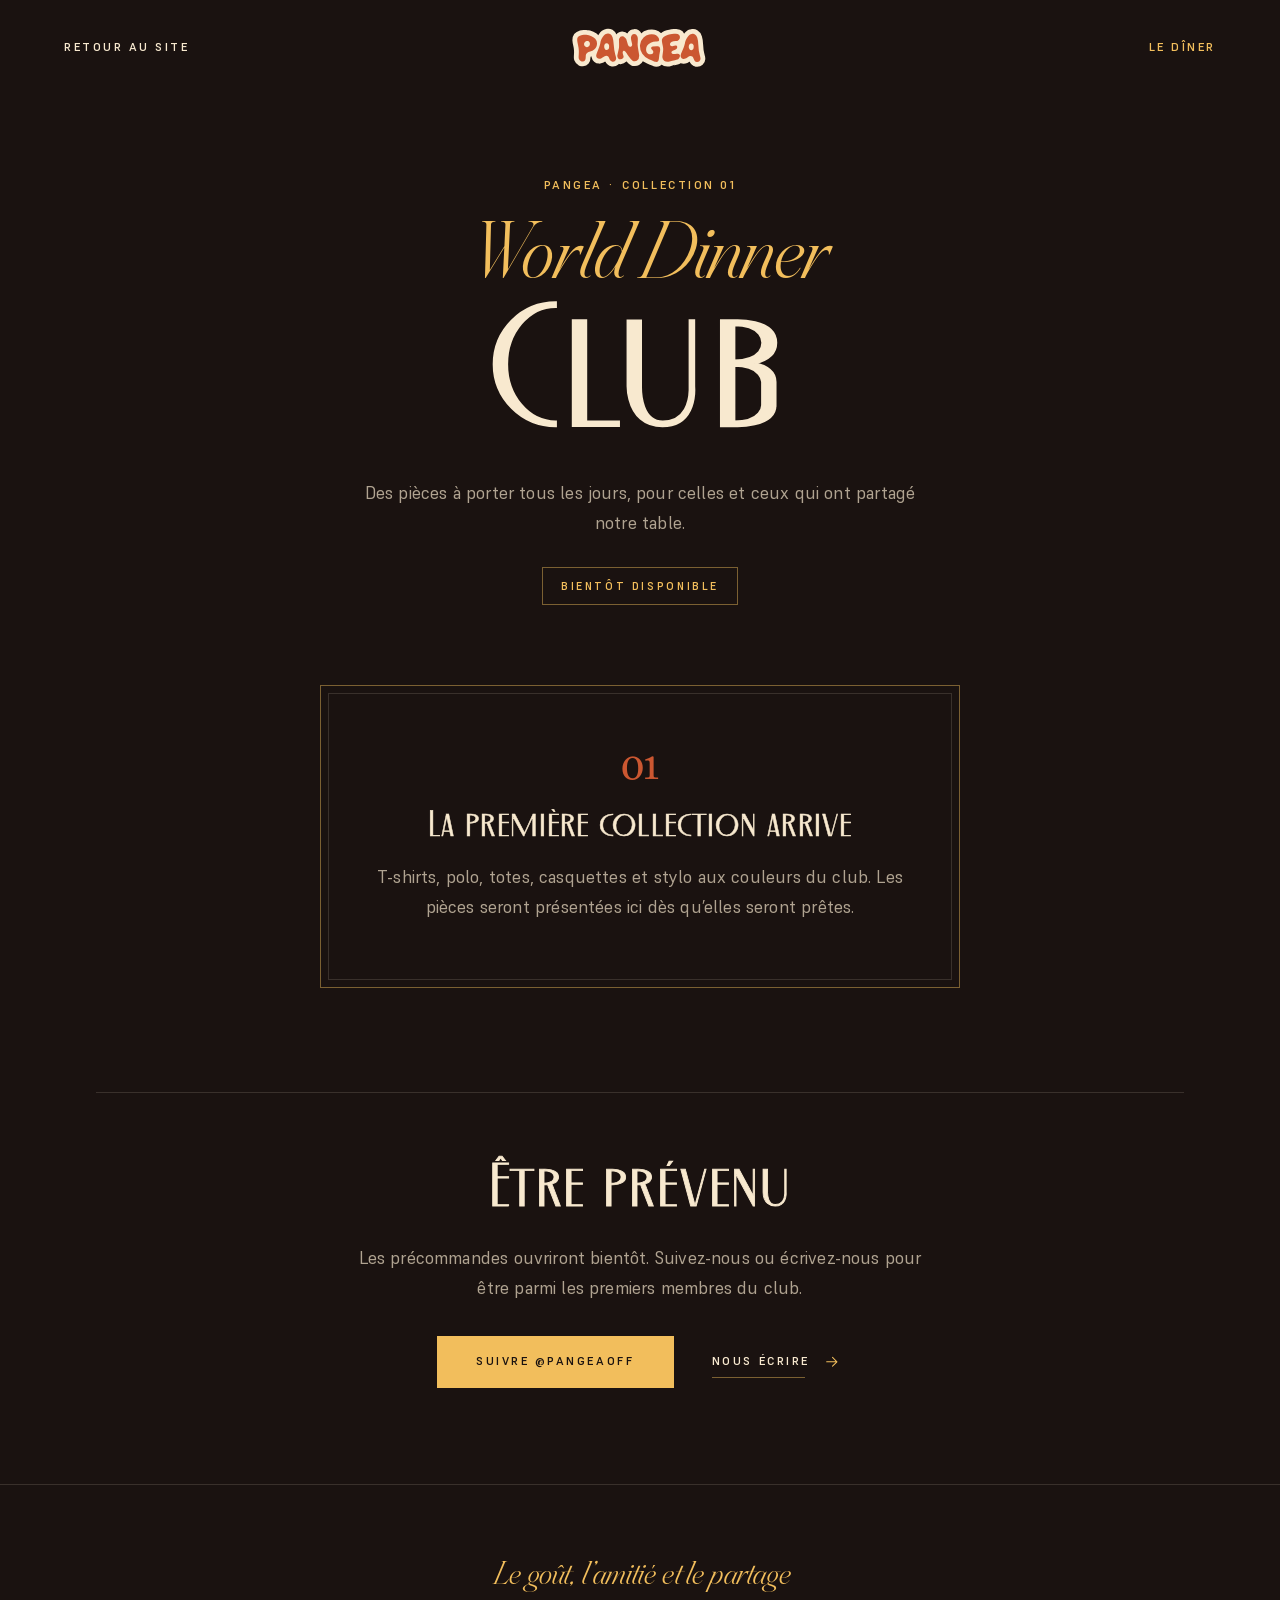
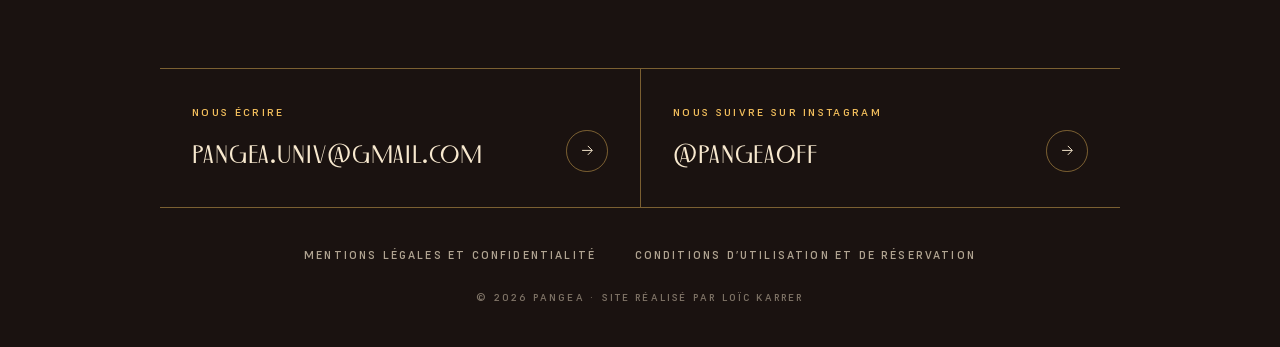
<file: boutique.html>
<!doctype html>
<html lang="fr">
<head>
<meta charset="utf-8">
<meta name="viewport" content="width=device-width, initial-scale=1">
<title>La boutique · PANGEA</title>
<meta name="description" content="World Dinner Club : la collection de PANGEA. T-shirts, polo, totes, casquettes et stylo.">
<link rel="icon" href="assets/img/logo/pangea-favicon.svg" type="image/svg+xml">
<link rel="apple-touch-icon" href="assets/img/logo/apple-touch-icon.png">
<link rel="stylesheet" href="assets/css/premium.css">
</head>
<body class="page-legale page-boutique">

<a class="evitement" href="#contenu">Aller au contenu</a>

<header class="entete entete--simple">
  <a class="entete-retour" href="index.html">Retour au site</a>
  <a class="entete-logo" href="index.html" aria-label="PANGEA, accueil"><img src="assets/img/logo/pangea-logo.svg" alt="" width="554" height="174"></a>
  <a class="entete-retour entete-lien-or" href="index.html#infos">Le dîner</a>
</header>

<main id="contenu" class="boutique">
  <header class="boutique-tete">
    <p class="surtitre petites-capitales">PANGEA · Collection 01</p>
    <h1 class="boutique-titre"><span class="boutique-signature">World Dinner</span><span class="boutique-voix">Club</span></h1>
    <p class="legal-chapo">Des pièces à porter tous les jours, pour celles et ceux qui ont partagé notre table.</p>
    <p class="boutique-statut">Bientôt disponible</p>
  </header>

  <section class="boutique-bientot" aria-labelledby="t-bientot">
    <p class="boutique-numero">01</p>
    <h2 id="t-bientot" class="boutique-bientot-titre">La première collection arrive</h2>
    <p class="boutique-bientot-texte">T-shirts, polo, totes, casquettes et stylo aux couleurs du club. Les pièces seront présentées ici dès qu’elles seront prêtes.</p>
  </section>

  <section class="boutique-prevenir" aria-labelledby="t-prevenir">
    <h2 id="t-prevenir" class="titre-section">Être prévenu</h2>
    <p class="legal-chapo">Les précommandes ouvriront bientôt. Suivez-nous ou écrivez-nous pour être parmi les premiers membres du club.</p>
    <p class="boutique-actions"><a class="bouton bouton--plein" href="https://www.instagram.com/pangeaoff/" rel="noopener">Suivre @pangeaoff</a><a class="lien-fleche" href="mailto:pangea.univ@gmail.com?subject=Boutique%20World%20Dinner%20Club">Nous écrire <svg viewBox="0 0 24 24" aria-hidden="true"><path d="M5 12h13M13 6l6 6-6 6"/></svg></a></p>
  </section>
</main>

<footer class="pied pied--simple">
  <p class="pied-devise">Le goût, l’amitié et le partage</p>
  <div class="pied-contact">
    <a class="contact" href="mailto:pangea.univ@gmail.com">
      <span class="contact-libelle">Nous écrire</span>
      <span class="contact-valeur">pangea.univ@gmail.com</span>
      <span class="contact-fleche" aria-hidden="true"><svg viewBox="0 0 24 24"><path d="M5 12h13M13 6l6 6-6 6"/></svg></span>
    </a>
    <a class="contact" href="https://www.instagram.com/pangeaoff/" rel="noopener">
      <span class="contact-libelle">Nous suivre sur Instagram</span>
      <span class="contact-valeur">@pangeaoff</span>
      <span class="contact-fleche" aria-hidden="true"><svg viewBox="0 0 24 24"><path d="M5 12h13M13 6l6 6-6 6"/></svg></span>
    </a>
  </div>
  <p class="pied-legal"><a href="mentions-legales.html">Mentions légales et confidentialité</a><a href="conditions.html">Conditions d’utilisation et de réservation</a></p>
  <p class="pied-mentions">© 2026 PANGEA · Site réalisé par Loïc KARRER</p>
</footer>
</body>
</html>
</file>
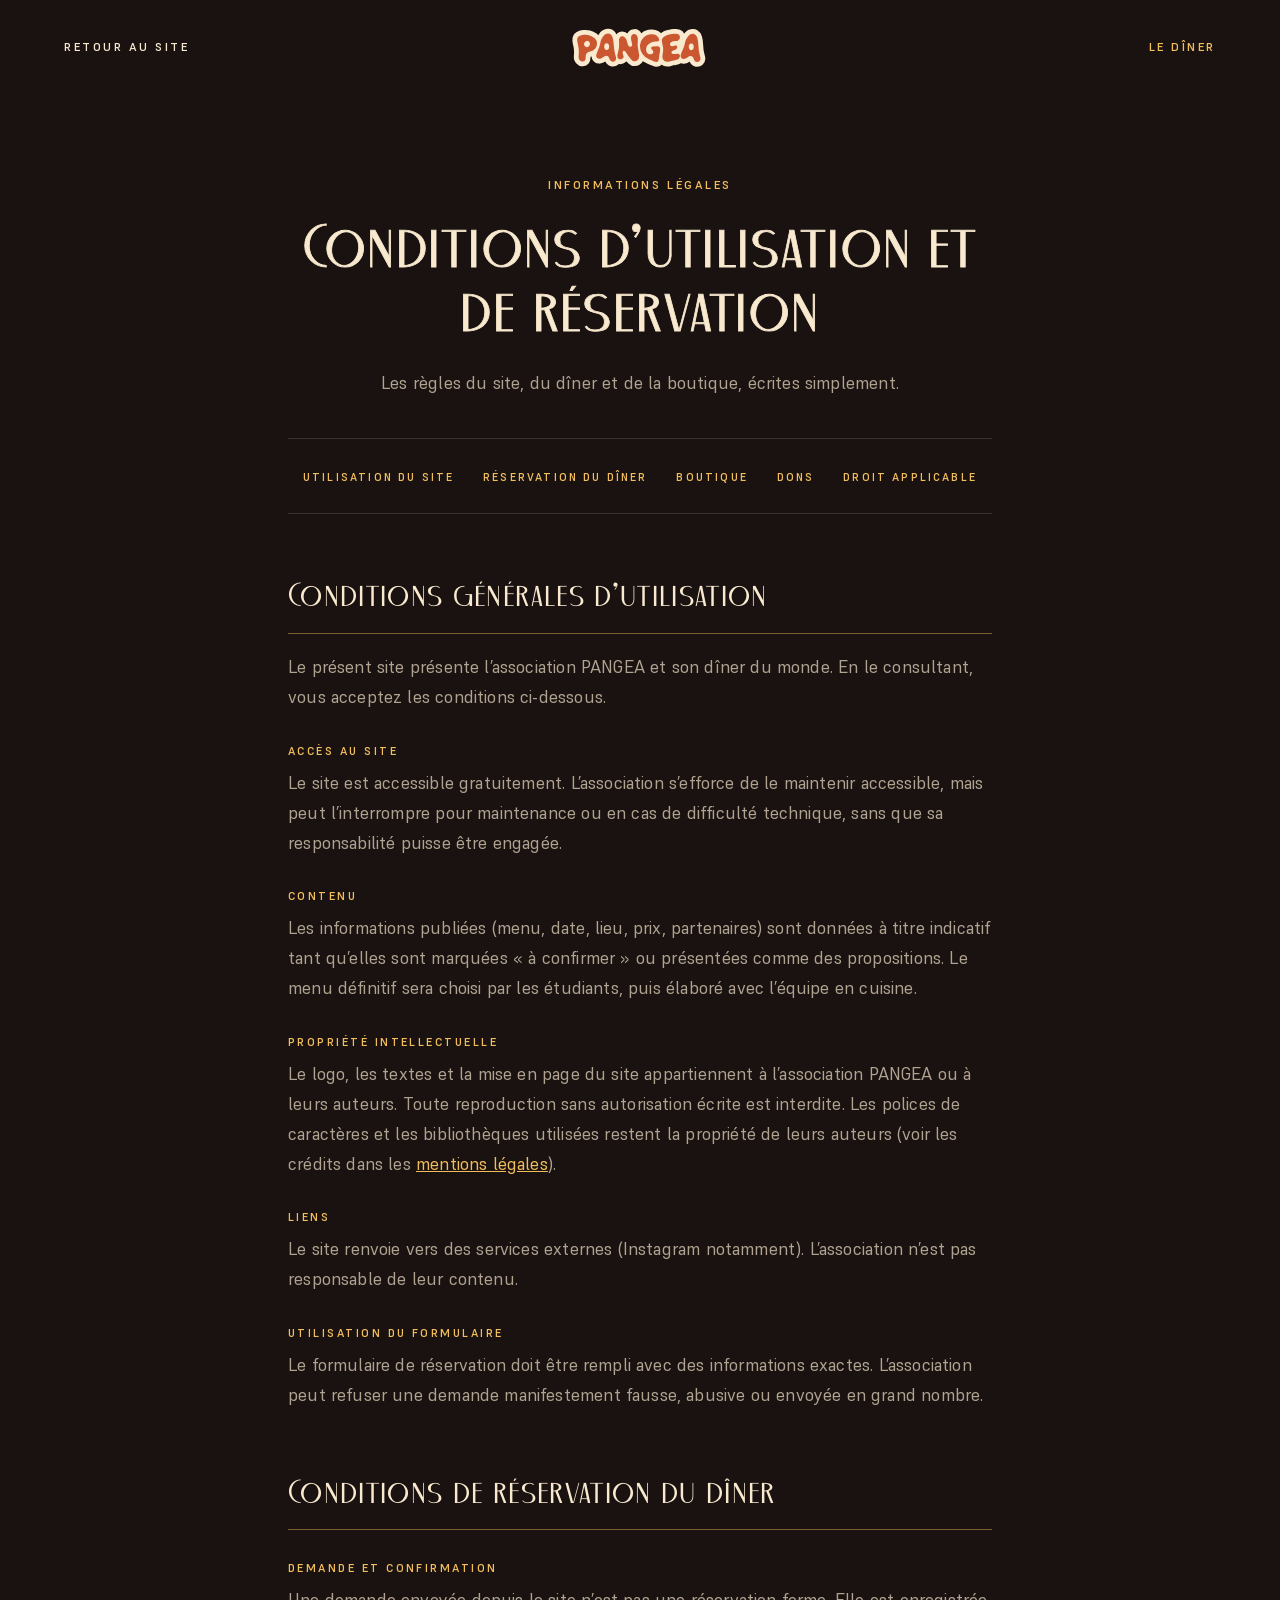
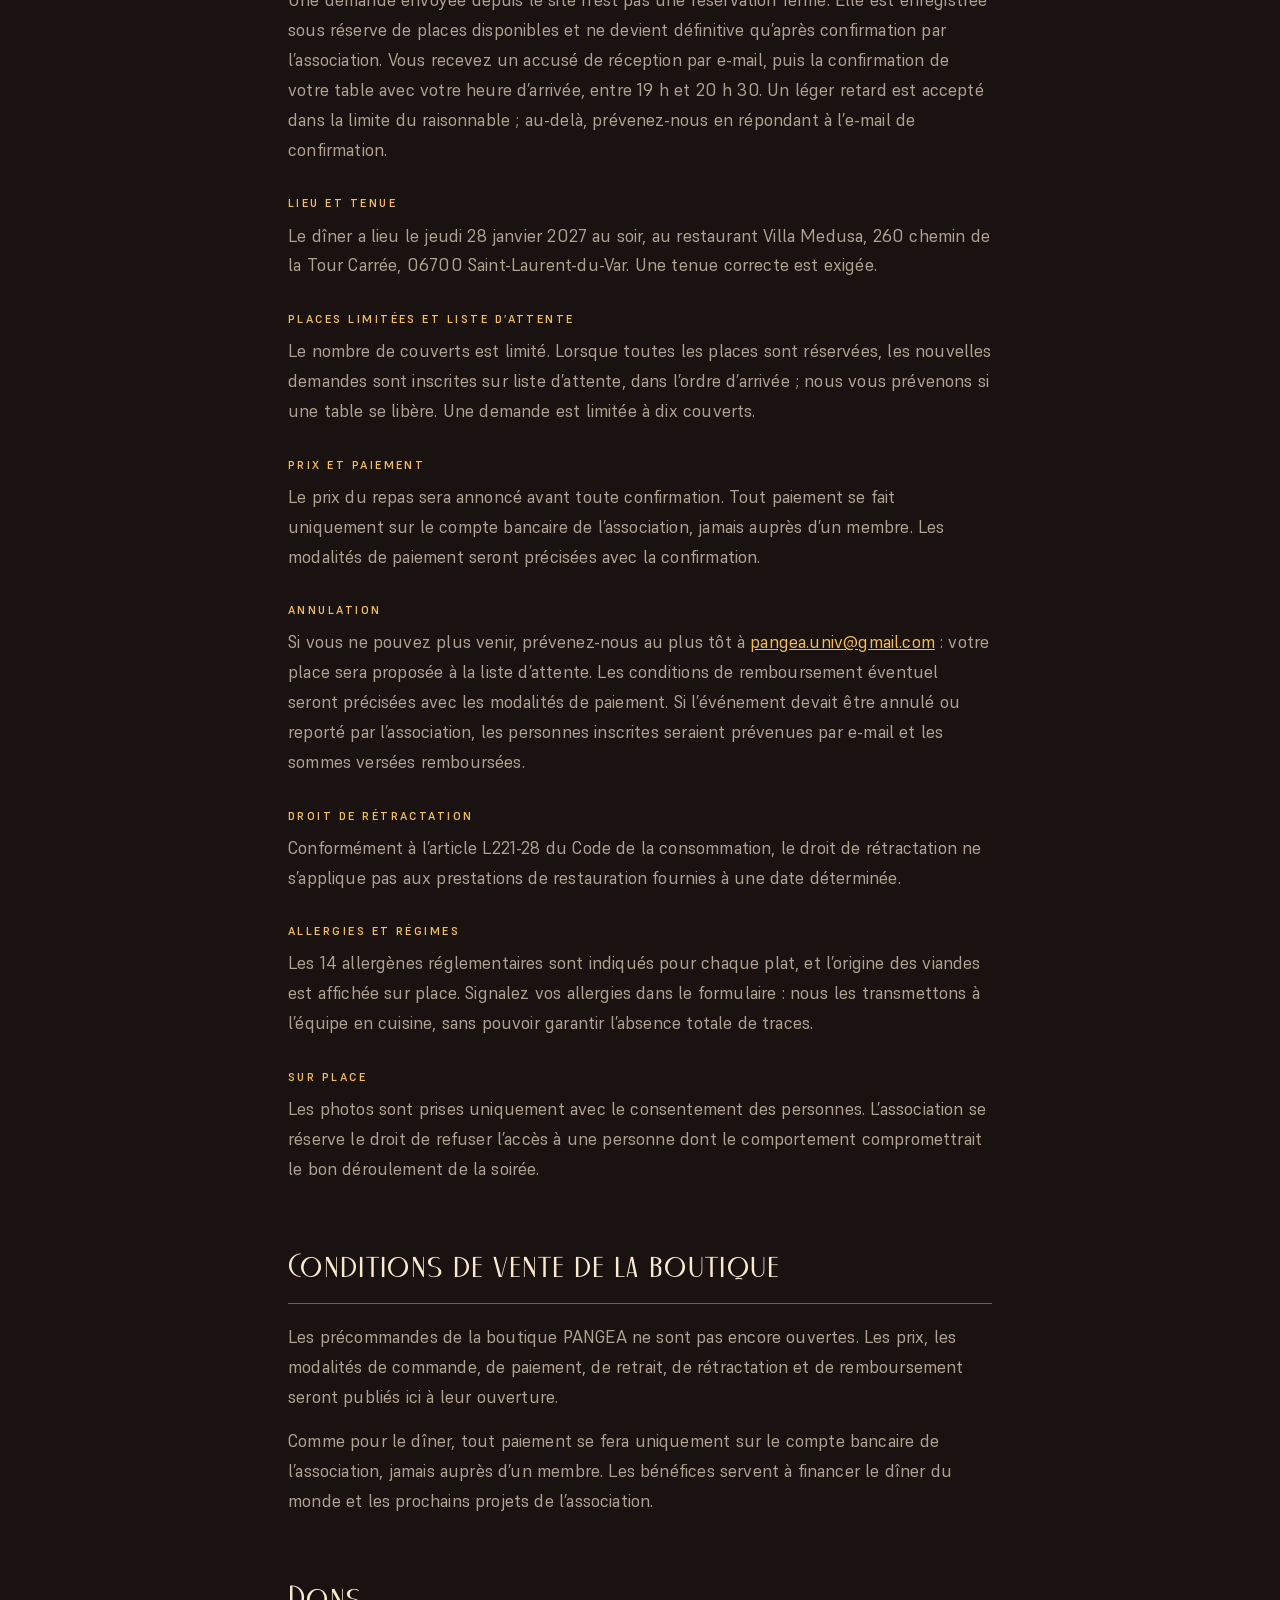
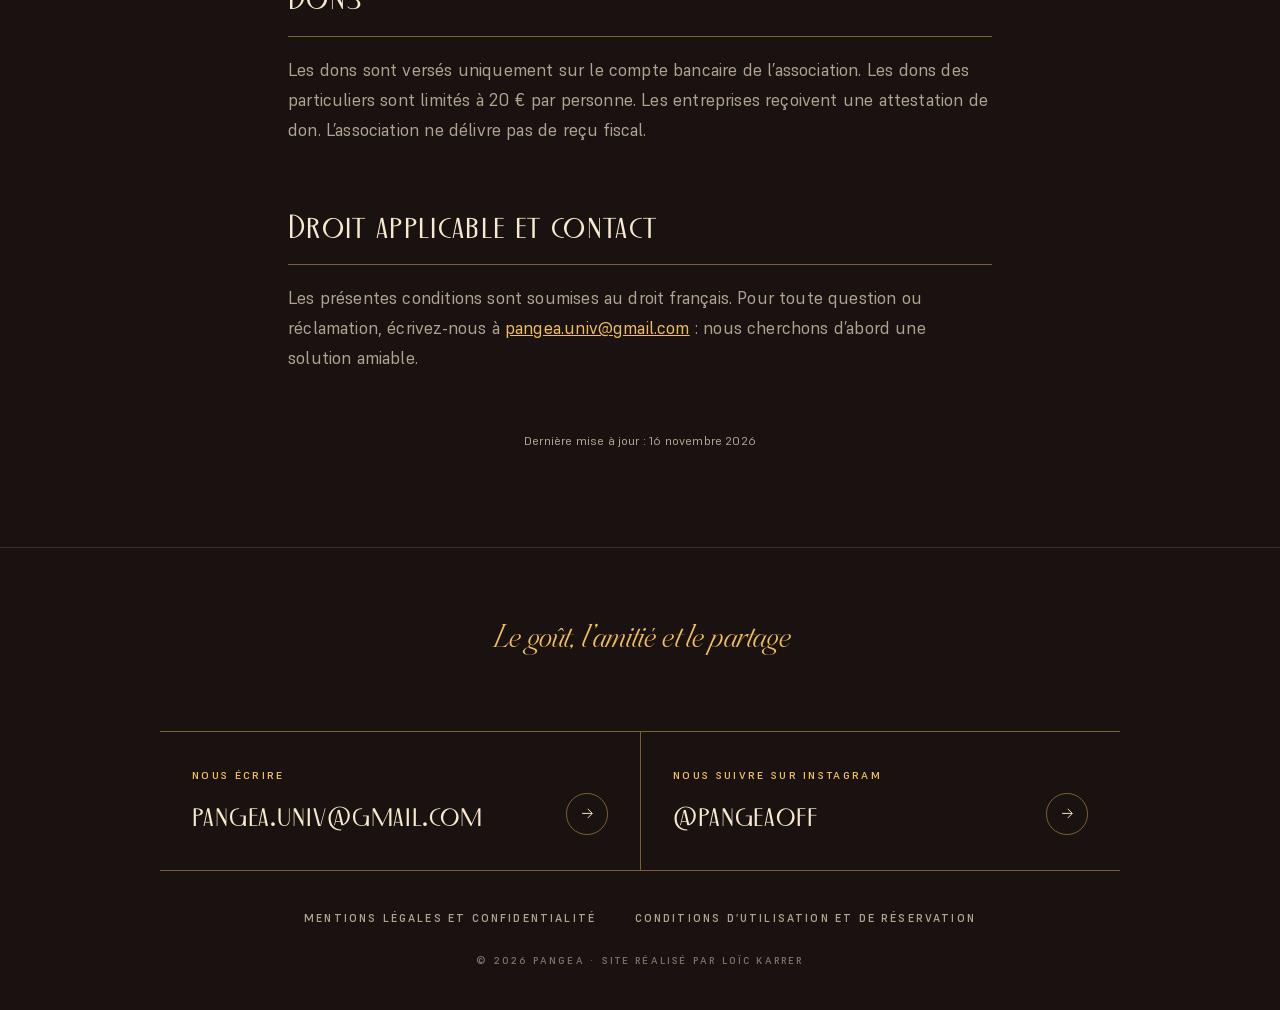
<file: conditions.html>
<!doctype html>
<html lang="fr">
<head>
<meta charset="utf-8">
<meta name="viewport" content="width=device-width, initial-scale=1">
<title>Conditions d’utilisation et de réservation · PANGEA</title>
<meta name="robots" content="noindex">
<link rel="icon" href="assets/img/logo/pangea-favicon.svg" type="image/svg+xml">
<link rel="apple-touch-icon" href="assets/img/logo/apple-touch-icon.png">
<link rel="stylesheet" href="assets/css/premium.css">
</head>
<body class="page-legale">

<a class="evitement" href="#contenu">Aller au contenu</a>

<header class="entete entete--simple">
  <a class="entete-retour" href="index.html">Retour au site</a>
  <a class="entete-logo" href="index.html" aria-label="PANGEA, accueil"><img src="assets/img/logo/pangea-logo.svg" alt="" width="554" height="174"></a>
  <a class="entete-retour entete-lien-or" href="index.html#infos">Le dîner</a>
</header>

<main id="contenu" class="legal">
  <p class="surtitre petites-capitales">Informations légales</p>
  <h1 class="titre-section">Conditions d’utilisation et de réservation</h1>
  <p class="legal-chapo">Les règles du site, du dîner et de la boutique, écrites simplement.</p>
  <nav class="legal-sommaire" aria-label="Sommaire"><ol><li><a href="#cgu">Utilisation du site</a></li><li><a href="#reservation">Réservation du dîner</a></li><li><a href="#vente">Boutique</a></li><li><a href="#dons">Dons</a></li><li><a href="#droit">Droit applicable</a></li></ol></nav>
  <section class="legal-bloc" id="cgu" aria-labelledby="t-cgu">
    <h2 id="t-cgu">Conditions générales d’utilisation</h2>
    <p>Le présent site présente l’association PANGEA et son dîner du monde. En le consultant, vous acceptez les conditions ci-dessous.</p>
    <h3>Accès au site</h3>
    <p>Le site est accessible gratuitement. L’association s’efforce de le maintenir accessible, mais peut l’interrompre pour maintenance ou en cas de difficulté technique, sans que sa responsabilité puisse être engagée.</p>
    <h3>Contenu</h3>
    <p>Les informations publiées (menu, date, lieu, prix, partenaires) sont données à titre indicatif tant qu’elles sont marquées «&nbsp;à confirmer&nbsp;» ou présentées comme des propositions. Le menu définitif sera choisi par les étudiants, puis élaboré avec l’équipe en cuisine.</p>
    <h3>Propriété intellectuelle</h3>
    <p>Le logo, les textes et la mise en page du site appartiennent à l’association PANGEA ou à leurs auteurs. Toute reproduction sans autorisation écrite est interdite. Les polices de caractères et les bibliothèques utilisées restent la propriété de leurs auteurs (voir les crédits dans les <a href="mentions-legales.html#credits">mentions légales</a>).</p>
    <h3>Liens</h3>
    <p>Le site renvoie vers des services externes (Instagram notamment). L’association n’est pas responsable de leur contenu.</p>
    <h3>Utilisation du formulaire</h3>
    <p>Le formulaire de réservation doit être rempli avec des informations exactes. L’association peut refuser une demande manifestement fausse, abusive ou envoyée en grand nombre.</p>
  </section>
  <section class="legal-bloc" id="reservation" aria-labelledby="t-reservation">
    <h2 id="t-reservation">Conditions de réservation du dîner</h2>
    <h3>Demande et confirmation</h3>
    <p>Une demande envoyée depuis le site n’est pas une réservation ferme. Elle est enregistrée sous réserve de places disponibles et ne devient définitive qu’après confirmation par l’association. Vous recevez un accusé de réception par e-mail, puis la confirmation de votre table avec votre heure d’arrivée, entre 19 h et 20 h 30. Un léger retard est accepté dans la limite du raisonnable ; au-delà, prévenez-nous en répondant à l’e-mail de confirmation.</p>
    <h3>Lieu et tenue</h3>
    <p>Le dîner a lieu le jeudi 28 janvier 2027 au soir, au restaurant Villa Medusa, 260 chemin de la Tour Carrée, 06700 Saint-Laurent-du-Var. Une tenue correcte est exigée.</p>
    <h3>Places limitées et liste d’attente</h3>
    <p>Le nombre de couverts est limité. Lorsque toutes les places sont réservées, les nouvelles demandes sont inscrites sur liste d’attente, dans l’ordre d’arrivée&nbsp;; nous vous prévenons si une table se libère. Une demande est limitée à dix couverts.</p>
    <h3>Prix et paiement</h3>
    <p>Le prix du repas sera annoncé avant toute confirmation. Tout paiement se fait uniquement sur le compte bancaire de l’association, jamais auprès d’un membre. Les modalités de paiement seront précisées avec la confirmation.</p>
    <h3>Annulation</h3>
    <p>Si vous ne pouvez plus venir, prévenez-nous au plus tôt à <a href="mailto:pangea.univ@gmail.com">pangea.univ@gmail.com</a>&nbsp;: votre place sera proposée à la liste d’attente. Les conditions de remboursement éventuel seront précisées avec les modalités de paiement. Si l’événement devait être annulé ou reporté par l’association, les personnes inscrites seraient prévenues par e-mail et les sommes versées remboursées.</p>
    <h3>Droit de rétractation</h3>
    <p>Conformément à l’article L221-28 du Code de la consommation, le droit de rétractation ne s’applique pas aux prestations de restauration fournies à une date déterminée.</p>
    <h3>Allergies et régimes</h3>
    <p>Les 14 allergènes réglementaires sont indiqués pour chaque plat, et l’origine des viandes est affichée sur place. Signalez vos allergies dans le formulaire&nbsp;: nous les transmettons à l’équipe en cuisine, sans pouvoir garantir l’absence totale de traces.</p>
    <h3>Sur place</h3>
    <p>Les photos sont prises uniquement avec le consentement des personnes. L’association se réserve le droit de refuser l’accès à une personne dont le comportement compromettrait le bon déroulement de la soirée.</p>
  </section>
  <section class="legal-bloc" id="vente" aria-labelledby="t-vente">
    <h2 id="t-vente">Conditions de vente de la boutique</h2>
    <p>Les précommandes de la boutique PANGEA ne sont pas encore ouvertes. Les prix, les modalités de commande, de paiement, de retrait, de rétractation et de remboursement seront publiés ici à leur ouverture.</p>
    <p>Comme pour le dîner, tout paiement se fera uniquement sur le compte bancaire de l’association, jamais auprès d’un membre. Les bénéfices servent à financer le dîner du monde et les prochains projets de l’association.</p>
  </section>
  <section class="legal-bloc" id="dons" aria-labelledby="t-dons">
    <h2 id="t-dons">Dons</h2>
    <p>Les dons sont versés uniquement sur le compte bancaire de l’association. Les dons des particuliers sont limités à 20&nbsp;€ par personne. Les entreprises reçoivent une attestation de don. L’association ne délivre pas de reçu fiscal.</p>
  </section>
  <section class="legal-bloc" id="droit" aria-labelledby="t-droit">
    <h2 id="t-droit">Droit applicable et contact</h2>
    <p>Les présentes conditions sont soumises au droit français. Pour toute question ou réclamation, écrivez-nous à <a href="mailto:pangea.univ@gmail.com">pangea.univ@gmail.com</a>&nbsp;: nous cherchons d’abord une solution amiable.</p>
  </section>
  <p class="legal-maj">Dernière mise à jour : 16 novembre 2026</p>
</main>

<footer class="pied pied--simple">
  <p class="pied-devise">Le goût, l’amitié et le partage</p>
  <div class="pied-contact">
    <a class="contact" href="mailto:pangea.univ@gmail.com">
      <span class="contact-libelle">Nous écrire</span>
      <span class="contact-valeur">pangea.univ@gmail.com</span>
      <span class="contact-fleche" aria-hidden="true"><svg viewBox="0 0 24 24"><path d="M5 12h13M13 6l6 6-6 6"/></svg></span>
    </a>
    <a class="contact" href="https://www.instagram.com/pangeaoff/" rel="noopener">
      <span class="contact-libelle">Nous suivre sur Instagram</span>
      <span class="contact-valeur">@pangeaoff</span>
      <span class="contact-fleche" aria-hidden="true"><svg viewBox="0 0 24 24"><path d="M5 12h13M13 6l6 6-6 6"/></svg></span>
    </a>
  </div>
  <p class="pied-legal"><a href="mentions-legales.html">Mentions légales et confidentialité</a><a href="conditions.html">Conditions d’utilisation et de réservation</a></p>
  <p class="pied-mentions">© 2026 PANGEA · Site réalisé par Loïc KARRER</p>
</footer>
</body>
</html>
</file>
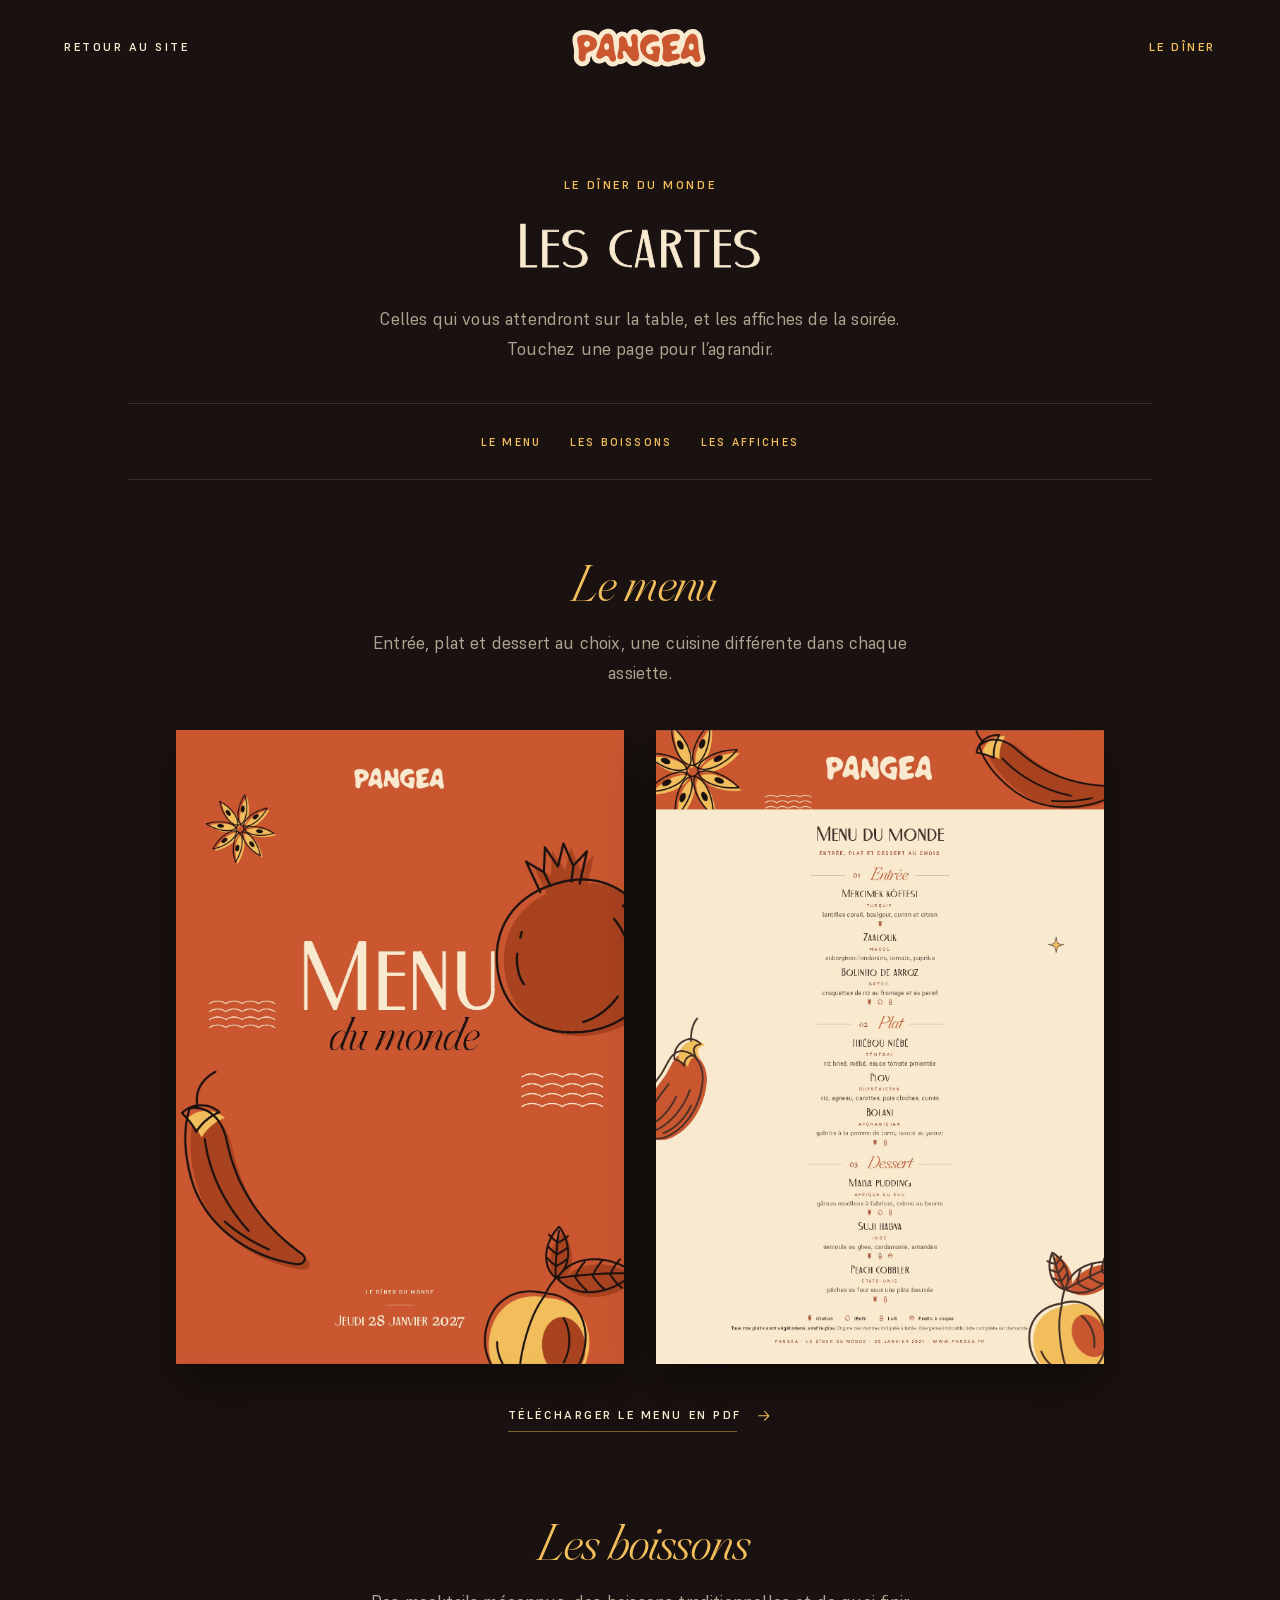
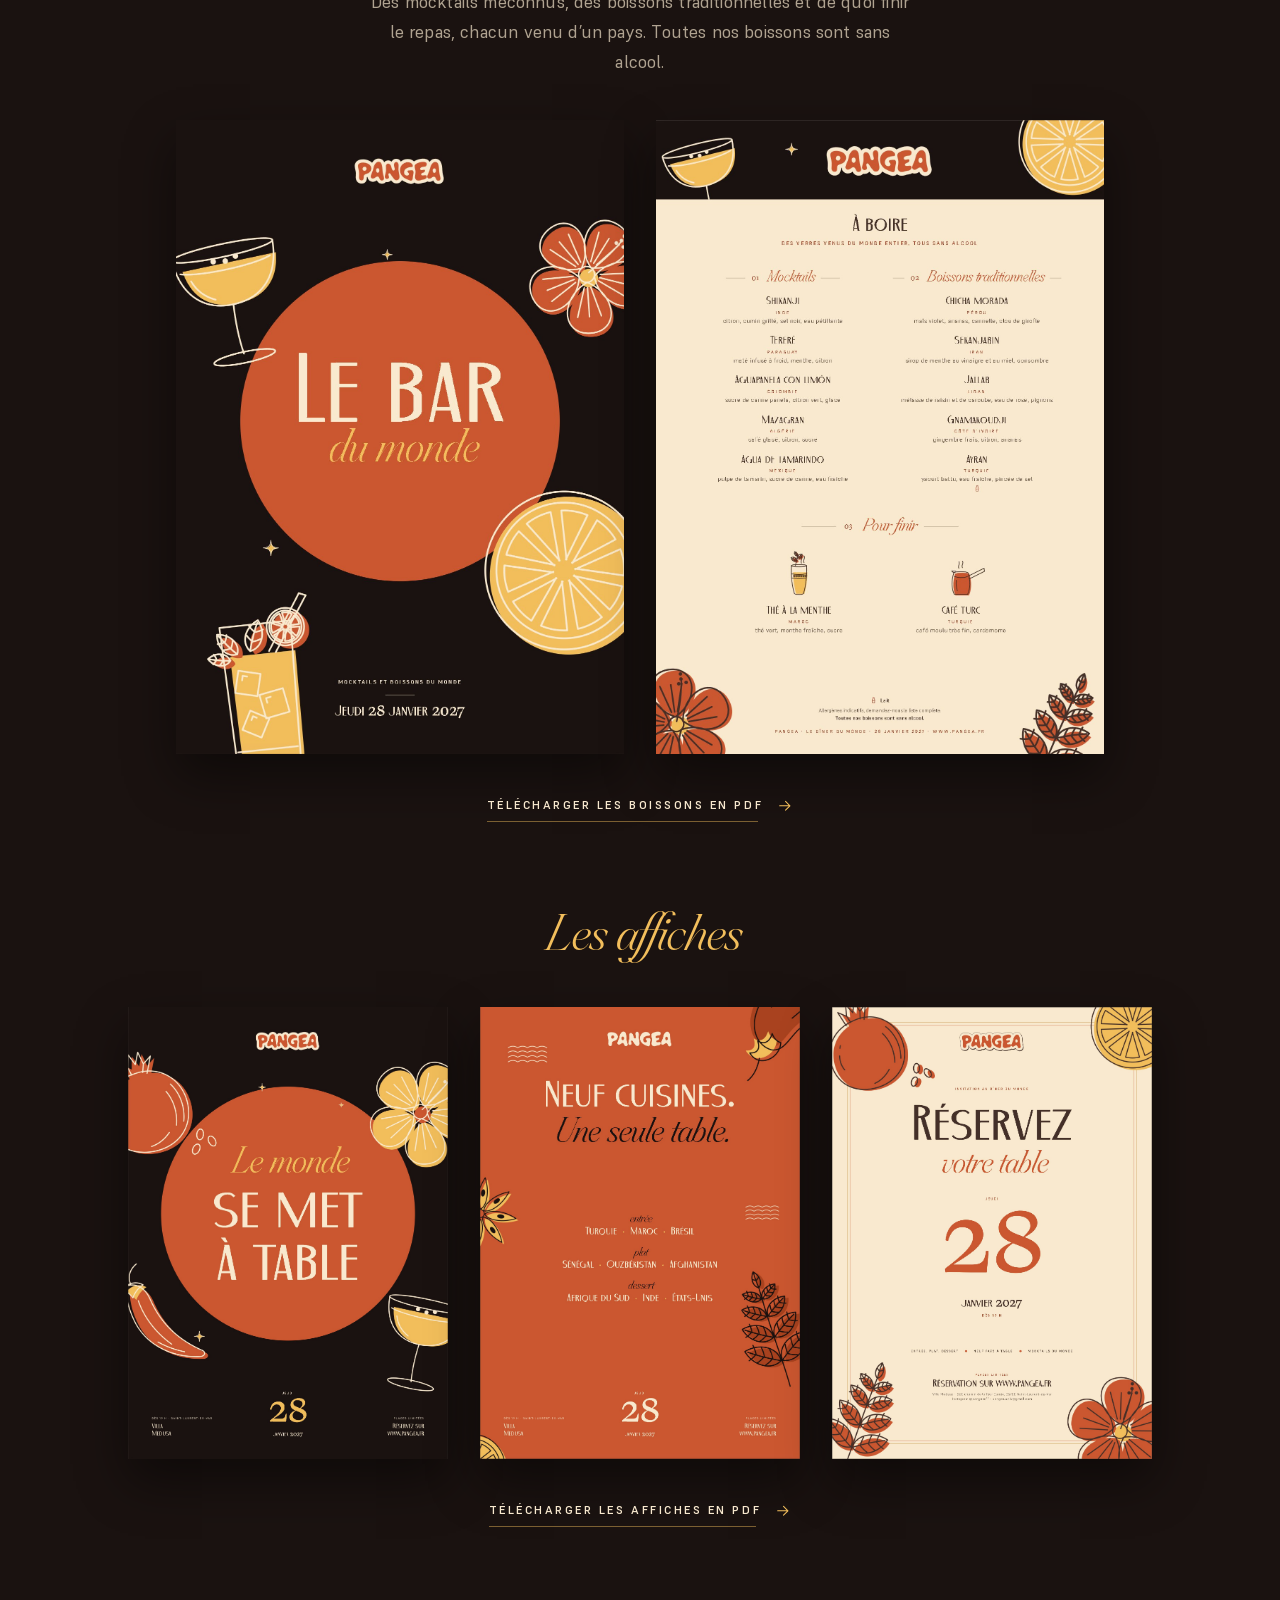
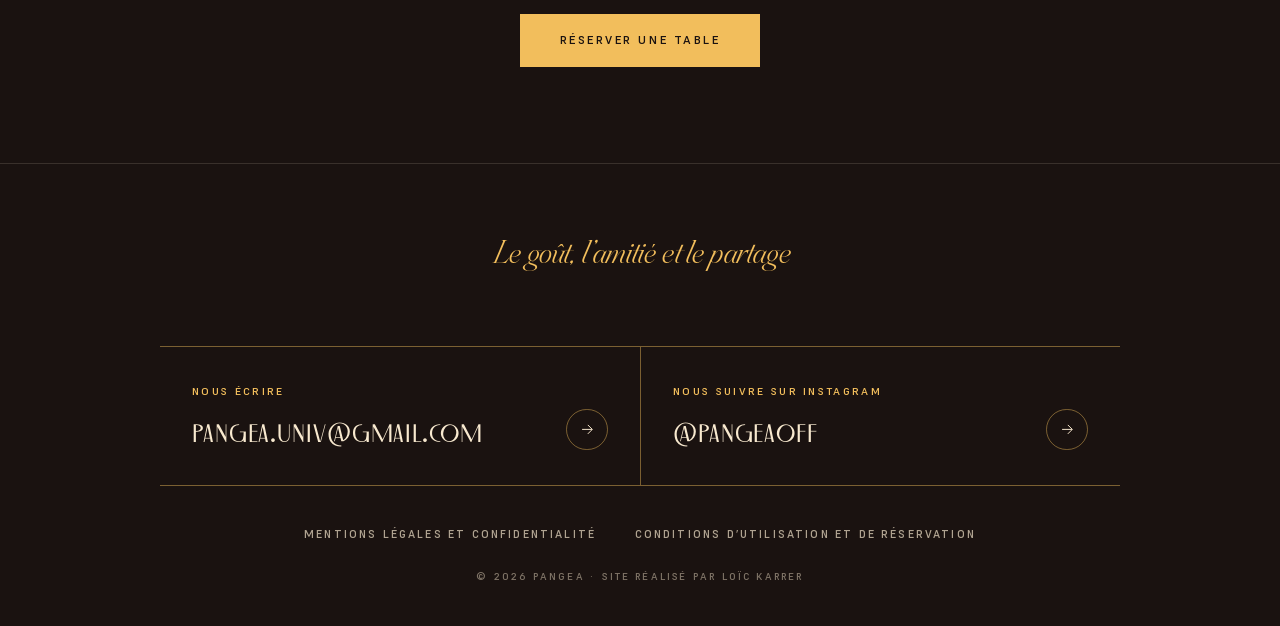
<file: les-cartes.html>
<!doctype html>
<html lang="fr">
<head>
<meta charset="utf-8">
<meta name="viewport" content="width=device-width, initial-scale=1">
<title>Les cartes du dîner · PANGEA</title>
<meta name="description" content="La carte du menu, la carte des boissons et les affiches du dîner du monde de PANGEA.">
<link rel="icon" href="assets/img/logo/pangea-favicon.svg" type="image/svg+xml">
<link rel="apple-touch-icon" href="assets/img/logo/apple-touch-icon.png">
<link rel="stylesheet" href="assets/css/premium.css">
</head>
<body class="page-legale page-cartes">

<a class="evitement" href="#contenu">Aller au contenu</a>

<header class="entete entete--simple">
  <a class="entete-retour" href="index.html">Retour au site</a>
  <a class="entete-logo" href="index.html" aria-label="PANGEA, accueil"><img src="assets/img/logo/pangea-logo.svg" alt="" width="554" height="174"></a>
  <a class="entete-retour entete-lien-or" href="index.html#infos">Le dîner</a>
</header>

<main id="contenu" class="cartes">
  <p class="surtitre petites-capitales">Le dîner du monde</p>
  <h1 class="titre-section">Les cartes</h1>
  <p class="legal-chapo">Celles qui vous attendront sur la table, et les affiches de la soirée. Touchez une page pour l’agrandir.</p>
  <nav class="legal-sommaire" aria-label="Sommaire"><ol><li><a href="#menu">Le menu</a></li><li><a href="#boissons">Les boissons</a></li><li><a href="#affiches">Les affiches</a></li></ol></nav>

  <section class="cartes-bloc" id="menu" aria-labelledby="t-menu">
    <h2 id="t-menu" class="cartes-titre">Le menu</h2>
    <p class="cartes-texte">Entrée, plat et dessert au choix, une cuisine différente dans chaque assiette.</p>
    <div class="cartes-duo">
      <a class="cartes-page" href="assets/img/cartes/menu-couverture.jpg"><img src="assets/img/cartes/menu-couverture.jpg" alt="Couverture de la carte : Menu du monde, jeudi 28 janvier 2027" width="1270" height="1796" loading="lazy"></a>
      <a class="cartes-page" href="assets/img/cartes/menu-interieur.jpg"><img src="assets/img/cartes/menu-interieur.jpg" alt="Le menu : trois entrées, trois plats et trois desserts venus de neuf pays, avec leurs allergènes" width="1270" height="1796" loading="lazy"></a>
    </div>
    <a class="lien-fleche cartes-pdf" href="assets/pdf/pangea-carte-menu.pdf" download>Télécharger le menu en PDF <svg viewBox="0 0 24 24" aria-hidden="true"><path d="M5 12h13M13 6l6 6-6 6"/></svg></a>
  </section>

  <section class="cartes-bloc" id="boissons" aria-labelledby="t-boissons">
    <h2 id="t-boissons" class="cartes-titre">Les boissons</h2>
    <p class="cartes-texte">Des mocktails méconnus, des boissons traditionnelles et de quoi finir le repas, chacun venu d’un pays. Toutes nos boissons sont sans alcool.</p>
    <div class="cartes-duo">
      <a class="cartes-page" href="assets/img/cartes/boissons-couverture.jpg"><img src="assets/img/cartes/boissons-couverture.jpg" alt="Couverture de la carte des boissons : Le bar du monde" width="1270" height="1796" loading="lazy"></a>
      <a class="cartes-page" href="assets/img/cartes/boissons-interieur.jpg"><img src="assets/img/cartes/boissons-interieur.jpg" alt="La carte des boissons, toutes sans alcool : mocktails, boissons traditionnelles, thé à la menthe et café turc" width="1270" height="1796" loading="lazy"></a>
    </div>
    <a class="lien-fleche cartes-pdf" href="assets/pdf/pangea-carte-boissons.pdf" download>Télécharger les boissons en PDF <svg viewBox="0 0 24 24" aria-hidden="true"><path d="M5 12h13M13 6l6 6-6 6"/></svg></a>
  </section>

  <section class="cartes-bloc" id="affiches" aria-labelledby="t-affiches">
    <h2 id="t-affiches" class="cartes-titre">Les affiches</h2>
    <div class="cartes-trio">
      <a class="cartes-page" href="assets/img/cartes/affiche-1.jpg"><img src="assets/img/cartes/affiche-1.jpg" alt="Affiche : Le monde se met à table" width="1796" height="2540" loading="lazy"></a>
      <a class="cartes-page" href="assets/img/cartes/affiche-2.jpg"><img src="assets/img/cartes/affiche-2.jpg" alt="Affiche : Neuf cuisines. Une seule table." width="1796" height="2540" loading="lazy"></a>
      <a class="cartes-page" href="assets/img/cartes/affiche-3.jpg"><img src="assets/img/cartes/affiche-3.jpg" alt="Affiche : Réservez votre table, jeudi 28 janvier 2027" width="1796" height="2540" loading="lazy"></a>
    </div>
    <a class="lien-fleche cartes-pdf" href="assets/pdf/pangea-affiches.pdf" download>Télécharger les affiches en PDF <svg viewBox="0 0 24 24" aria-hidden="true"><path d="M5 12h13M13 6l6 6-6 6"/></svg></a>
  </section>

  <p class="cartes-reserver"><a class="bouton bouton--plein" href="index.html#infos">Réserver une table</a></p>
</main>

<footer class="pied pied--simple">
  <p class="pied-devise">Le goût, l’amitié et le partage</p>
  <div class="pied-contact">
    <a class="contact" href="mailto:pangea.univ@gmail.com">
      <span class="contact-libelle">Nous écrire</span>
      <span class="contact-valeur">pangea.univ@gmail.com</span>
      <span class="contact-fleche" aria-hidden="true"><svg viewBox="0 0 24 24"><path d="M5 12h13M13 6l6 6-6 6"/></svg></span>
    </a>
    <a class="contact" href="https://www.instagram.com/pangeaoff/" rel="noopener">
      <span class="contact-libelle">Nous suivre sur Instagram</span>
      <span class="contact-valeur">@pangeaoff</span>
      <span class="contact-fleche" aria-hidden="true"><svg viewBox="0 0 24 24"><path d="M5 12h13M13 6l6 6-6 6"/></svg></span>
    </a>
  </div>
  <p class="pied-legal"><a href="mentions-legales.html">Mentions légales et confidentialité</a><a href="conditions.html">Conditions d’utilisation et de réservation</a></p>
  <p class="pied-mentions">© 2026 PANGEA · Site réalisé par Loïc KARRER</p>
</footer>
</body>
</html>
</file>
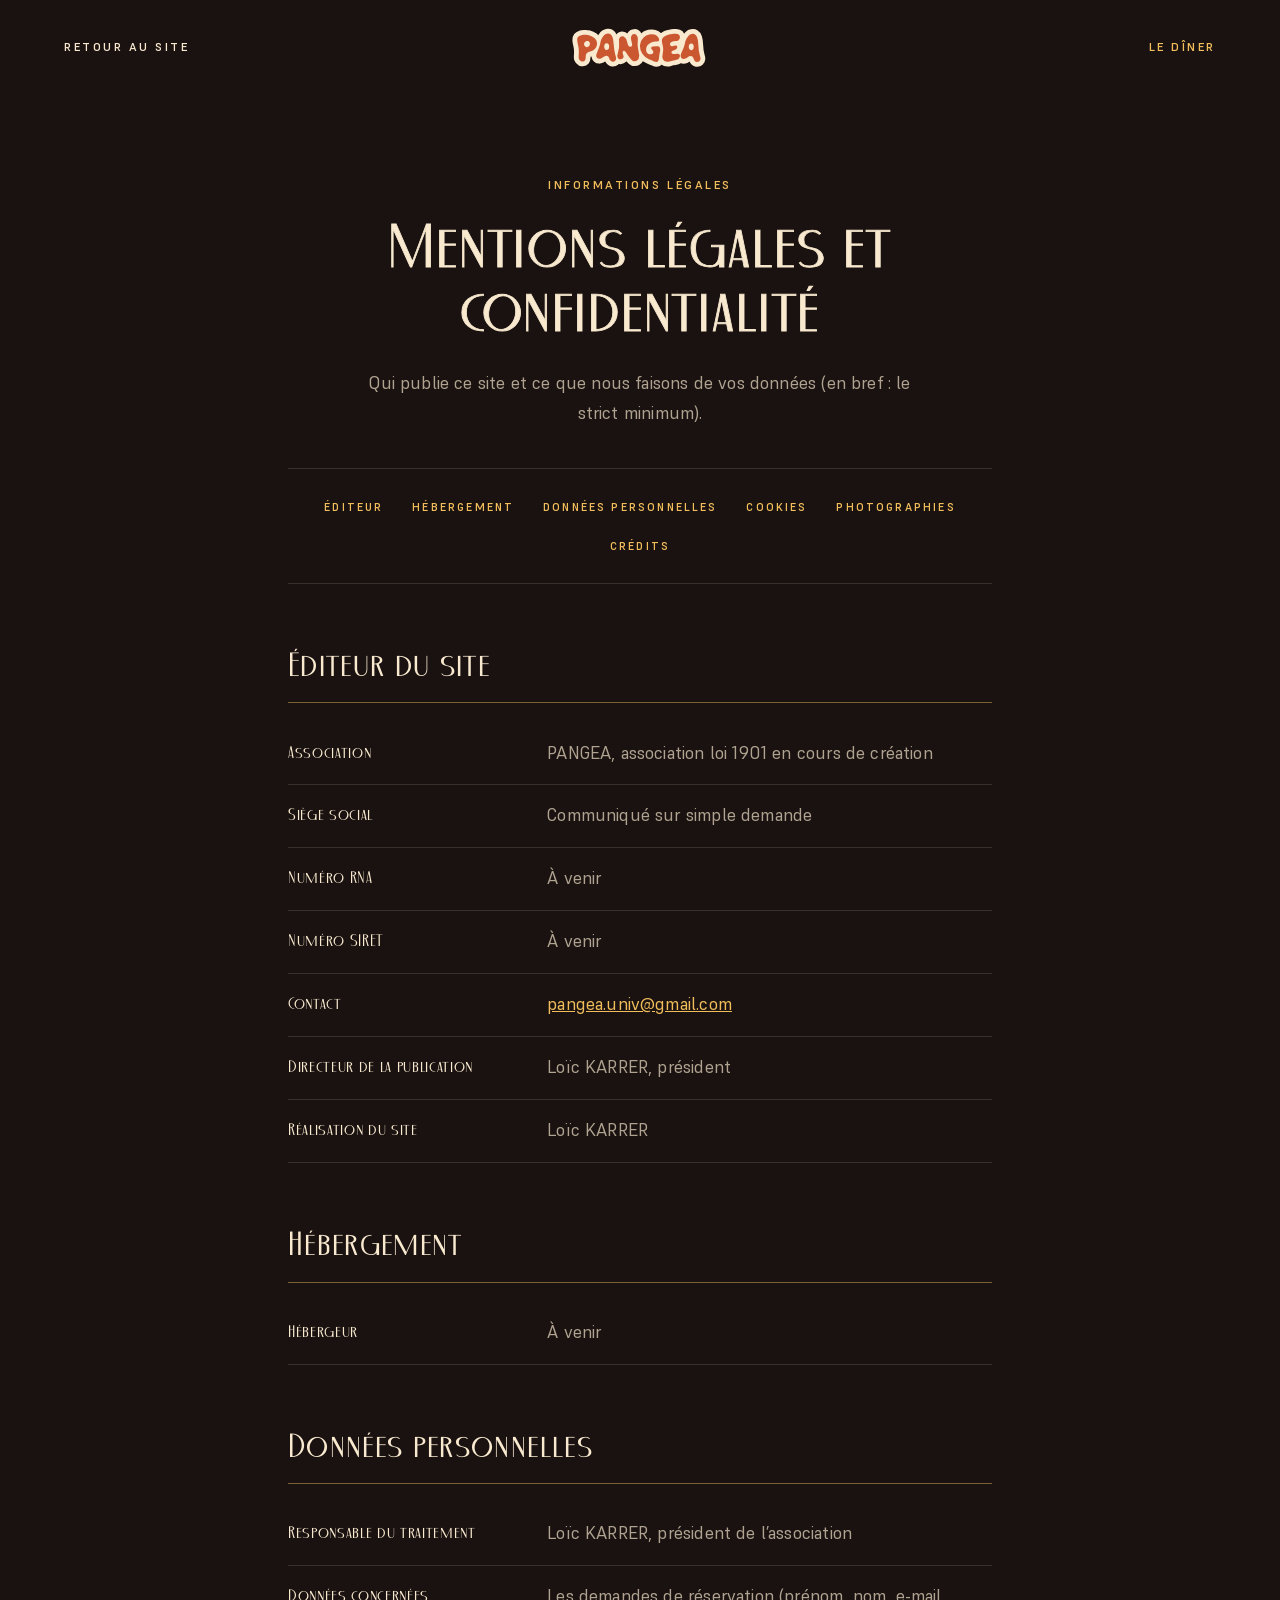
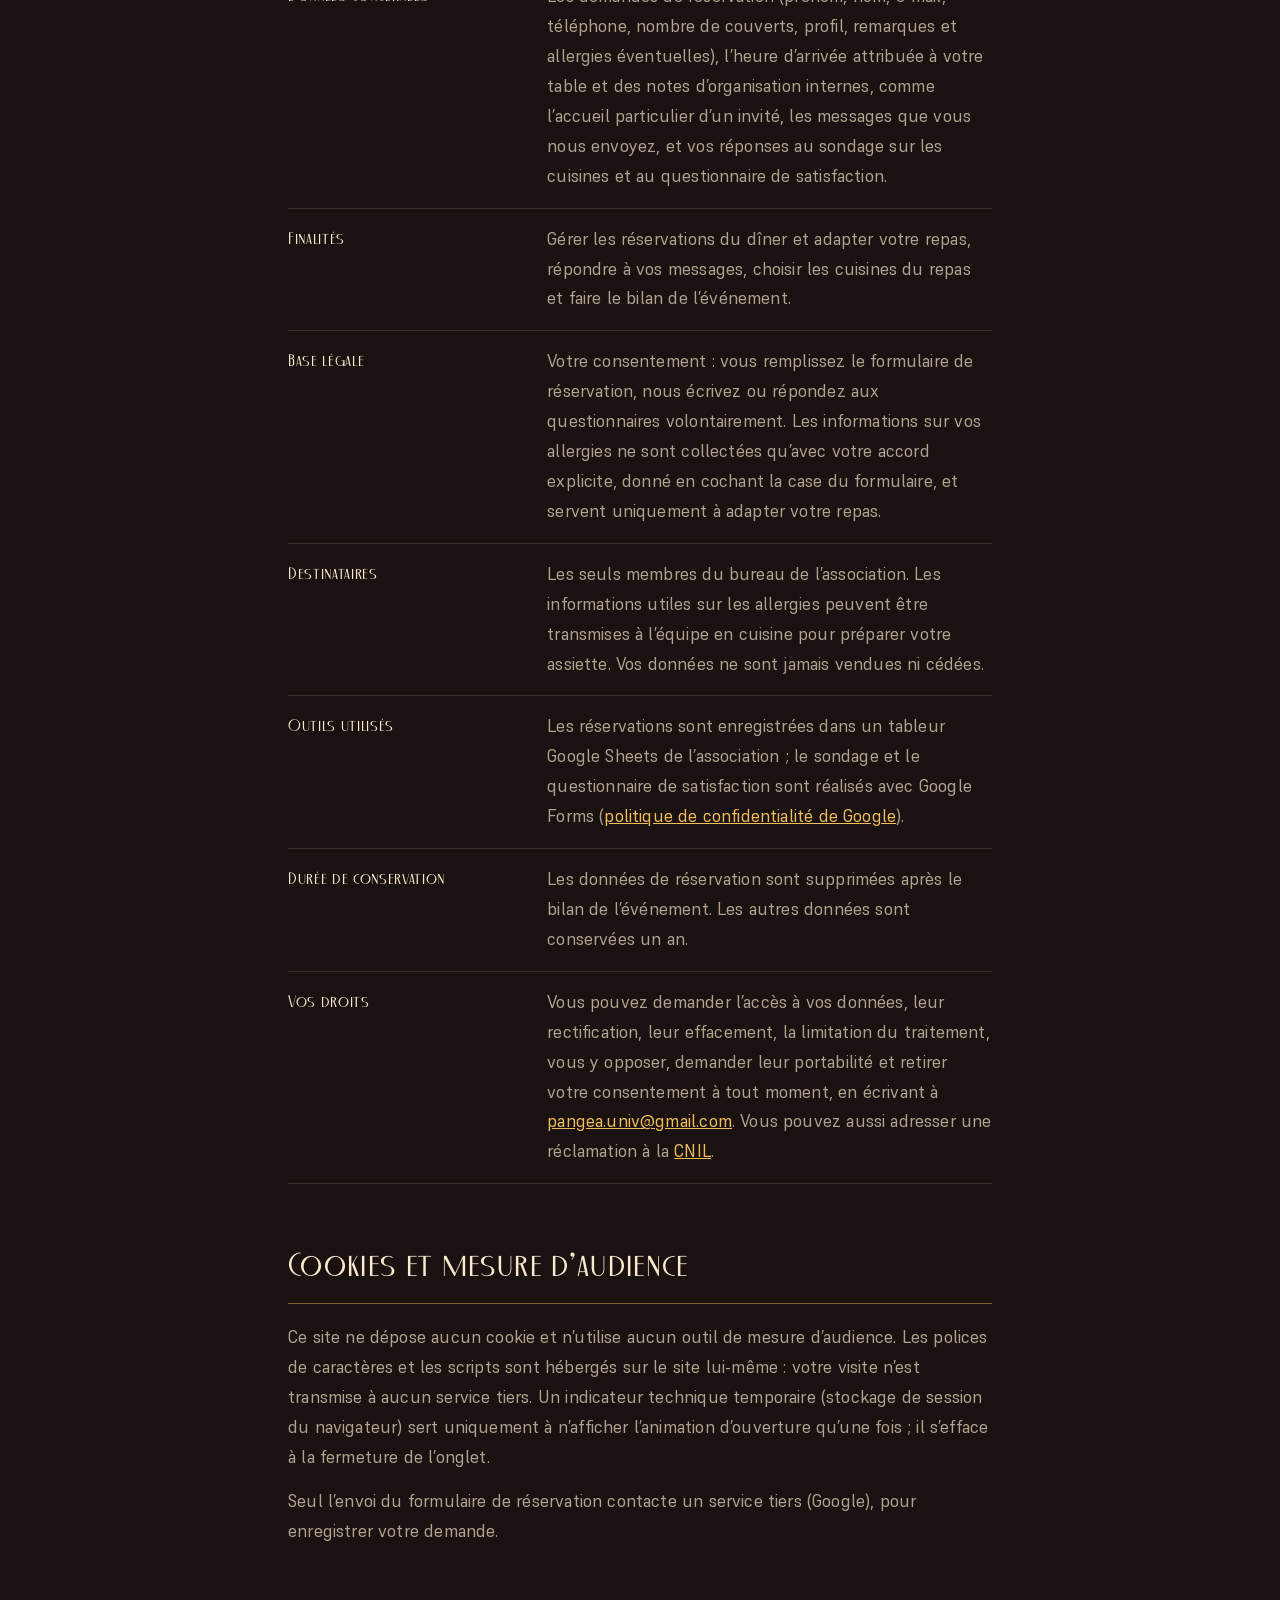
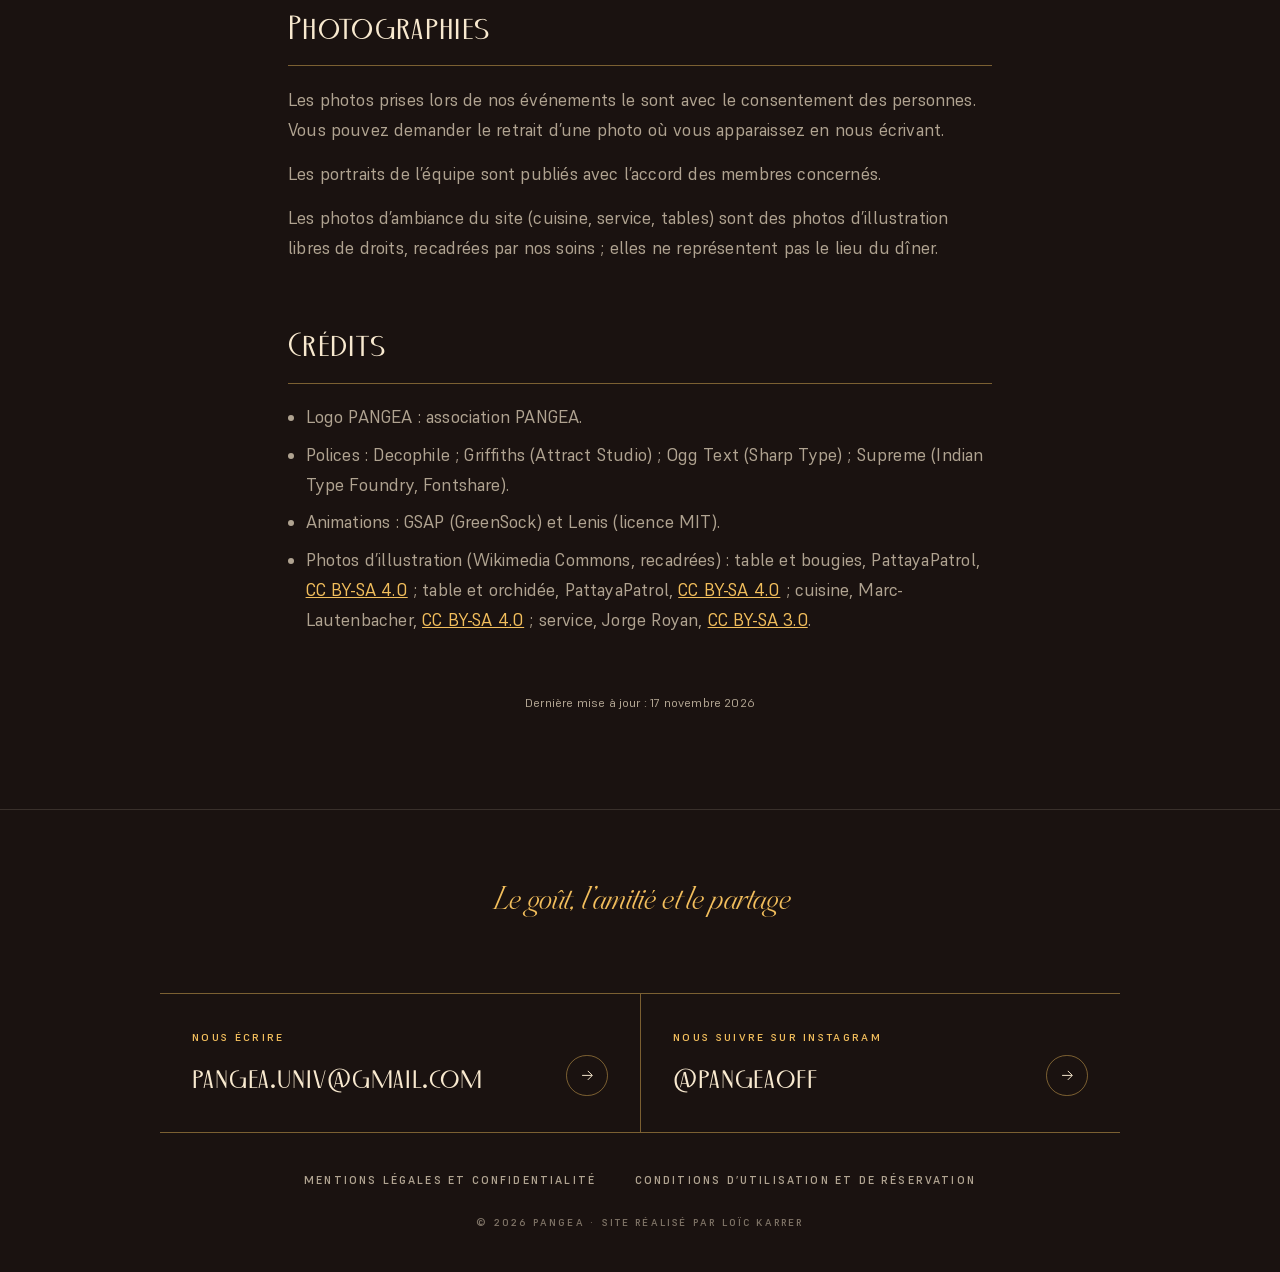
<file: mentions-legales.html>
<!doctype html>
<html lang="fr">
<head>
<meta charset="utf-8">
<meta name="viewport" content="width=device-width, initial-scale=1">
<title>Mentions légales et confidentialité · PANGEA</title>
<meta name="robots" content="noindex">
<link rel="icon" href="assets/img/logo/pangea-favicon.svg" type="image/svg+xml">
<link rel="apple-touch-icon" href="assets/img/logo/apple-touch-icon.png">
<link rel="stylesheet" href="assets/css/premium.css">
</head>
<body class="page-legale">

<a class="evitement" href="#contenu">Aller au contenu</a>

<header class="entete entete--simple">
  <a class="entete-retour" href="index.html">Retour au site</a>
  <a class="entete-logo" href="index.html" aria-label="PANGEA, accueil"><img src="assets/img/logo/pangea-logo.svg" alt="" width="554" height="174"></a>
  <a class="entete-retour entete-lien-or" href="index.html#infos">Le dîner</a>
</header>

<main id="contenu" class="legal">
  <p class="surtitre petites-capitales">Informations légales</p>
  <h1 class="titre-section">Mentions légales et confidentialité</h1>
  <p class="legal-chapo">Qui publie ce site et ce que nous faisons de vos données (en bref&nbsp;: le strict minimum).</p>
  <nav class="legal-sommaire" aria-label="Sommaire"><ol><li><a href="#editeur">Éditeur</a></li><li><a href="#hebergement">Hébergement</a></li><li><a href="#donnees">Données personnelles</a></li><li><a href="#cookies">Cookies</a></li><li><a href="#photos">Photographies</a></li><li><a href="#credits">Crédits</a></li></ol></nav>
  <section class="legal-bloc" id="editeur" aria-labelledby="t-editeur">
    <h2 id="t-editeur">Éditeur du site</h2>
    <dl>
      <div><dt>Association</dt><dd>PANGEA, association loi 1901 en cours de création</dd></div>
      <div><dt>Siège social</dt><dd>Communiqué sur simple demande</dd></div>
      <div><dt>Numéro RNA</dt><dd>À venir</dd></div>
      <div><dt>Numéro SIRET</dt><dd>À venir</dd></div>
      <div><dt>Contact</dt><dd><a href="mailto:pangea.univ@gmail.com">pangea.univ@gmail.com</a></dd></div>
      <div><dt>Directeur de la publication</dt><dd>Loïc KARRER, président</dd></div>
      <div><dt>Réalisation du site</dt><dd>Loïc KARRER</dd></div>
    </dl>
  </section>
  <section class="legal-bloc" id="hebergement" aria-labelledby="t-hebergement">
    <h2 id="t-hebergement">Hébergement</h2>
    <dl>
      <div><dt>Hébergeur</dt><dd>À venir</dd></div>
    </dl>
  </section>
  <section class="legal-bloc" id="donnees" aria-labelledby="t-donnees">
    <h2 id="t-donnees">Données personnelles</h2>
    <dl>
      <div><dt>Responsable du traitement</dt><dd>Loïc KARRER, président de l’association</dd></div>
      <div><dt>Données concernées</dt><dd>Les demandes de réservation (prénom, nom, e-mail, téléphone, nombre de couverts, profil, remarques et allergies éventuelles), l’heure d’arrivée attribuée à votre table et des notes d’organisation internes, comme l’accueil particulier d’un invité, les messages que vous nous envoyez, et vos réponses au sondage sur les cuisines et au questionnaire de satisfaction.</dd></div>
      <div><dt>Finalités</dt><dd>Gérer les réservations du dîner et adapter votre repas, répondre à vos messages, choisir les cuisines du repas et faire le bilan de l’événement.</dd></div>
      <div><dt>Base légale</dt><dd>Votre consentement&nbsp;: vous remplissez le formulaire de réservation, nous écrivez ou répondez aux questionnaires volontairement. Les informations sur vos allergies ne sont collectées qu’avec votre accord explicite, donné en cochant la case du formulaire, et servent uniquement à adapter votre repas.</dd></div>
      <div><dt>Destinataires</dt><dd>Les seuls membres du bureau de l’association. Les informations utiles sur les allergies peuvent être transmises à l’équipe en cuisine pour préparer votre assiette. Vos données ne sont jamais vendues ni cédées.</dd></div>
      <div><dt>Outils utilisés</dt><dd>Les réservations sont enregistrées dans un tableur Google Sheets de l’association&nbsp;; le sondage et le questionnaire de satisfaction sont réalisés avec Google Forms (<a href="https://policies.google.com/privacy?hl=fr" rel="noopener">politique de confidentialité de Google</a>).</dd></div>
      <div><dt>Durée de conservation</dt><dd>Les données de réservation sont supprimées après le bilan de l’événement. Les autres données sont conservées un an.</dd></div>
      <div><dt>Vos droits</dt><dd>Vous pouvez demander l’accès à vos données, leur rectification, leur effacement, la limitation du traitement, vous y opposer, demander leur portabilité et retirer votre consentement à tout moment, en écrivant à <a href="mailto:pangea.univ@gmail.com">pangea.univ@gmail.com</a>. Vous pouvez aussi adresser une réclamation à la <a href="https://www.cnil.fr/fr/plaintes" rel="noopener">CNIL</a>.</dd></div>
    </dl>
  </section>
  <section class="legal-bloc" id="cookies" aria-labelledby="t-cookies">
    <h2 id="t-cookies">Cookies et mesure d’audience</h2>
    <p>Ce site ne dépose aucun cookie et n’utilise aucun outil de mesure d’audience. Les polices de caractères et les scripts sont hébergés sur le site lui-même&nbsp;: votre visite n’est transmise à aucun service tiers. Un indicateur technique temporaire (stockage de session du navigateur) sert uniquement à n’afficher l’animation d’ouverture qu’une fois&nbsp;; il s’efface à la fermeture de l’onglet.</p>
    <p>Seul l’envoi du formulaire de réservation contacte un service tiers (Google), pour enregistrer votre demande.</p>
  </section>
  <section class="legal-bloc" id="photos" aria-labelledby="t-photos">
    <h2 id="t-photos">Photographies</h2>
    <p>Les photos prises lors de nos événements le sont avec le consentement des personnes. Vous pouvez demander le retrait d’une photo où vous apparaissez en nous écrivant.</p>
    <p>Les portraits de l’équipe sont publiés avec l’accord des membres concernés.</p>
    <p>Les photos d’ambiance du site (cuisine, service, tables) sont des photos d’illustration libres de droits, recadrées par nos soins&nbsp;; elles ne représentent pas le lieu du dîner.</p>
  </section>
  <section class="legal-bloc" id="credits" aria-labelledby="t-credits">
    <h2 id="t-credits">Crédits</h2>
    <ul class="legal-liste"><li>Logo PANGEA&nbsp;: association PANGEA.</li><li>Polices&nbsp;: Decophile&nbsp;; Griffiths (Attract Studio)&nbsp;; Ogg Text (Sharp Type)&nbsp;; Supreme (Indian Type Foundry, Fontshare).</li><li>Animations&nbsp;: GSAP (GreenSock) et Lenis (licence MIT).</li><li>Photos d’illustration (Wikimedia Commons, recadrées)&nbsp;: table et bougies, PattayaPatrol, <a href="https://creativecommons.org/licenses/by-sa/4.0/deed.fr" rel="noopener">CC BY-SA 4.0</a>&nbsp;; table et orchidée, PattayaPatrol, <a href="https://creativecommons.org/licenses/by-sa/4.0/deed.fr" rel="noopener">CC BY-SA 4.0</a>&nbsp;; cuisine, Marc-Lautenbacher, <a href="https://creativecommons.org/licenses/by-sa/4.0/deed.fr" rel="noopener">CC BY-SA 4.0</a>&nbsp;; service, Jorge Royan, <a href="https://creativecommons.org/licenses/by-sa/3.0/deed.fr" rel="noopener">CC BY-SA 3.0</a>.</li></ul>
  </section>
  <p class="legal-maj">Dernière mise à jour : 17 novembre 2026</p>
</main>

<footer class="pied pied--simple">
  <p class="pied-devise">Le goût, l’amitié et le partage</p>
  <div class="pied-contact">
    <a class="contact" href="mailto:pangea.univ@gmail.com">
      <span class="contact-libelle">Nous écrire</span>
      <span class="contact-valeur">pangea.univ@gmail.com</span>
      <span class="contact-fleche" aria-hidden="true"><svg viewBox="0 0 24 24"><path d="M5 12h13M13 6l6 6-6 6"/></svg></span>
    </a>
    <a class="contact" href="https://www.instagram.com/pangeaoff/" rel="noopener">
      <span class="contact-libelle">Nous suivre sur Instagram</span>
      <span class="contact-valeur">@pangeaoff</span>
      <span class="contact-fleche" aria-hidden="true"><svg viewBox="0 0 24 24"><path d="M5 12h13M13 6l6 6-6 6"/></svg></span>
    </a>
  </div>
  <p class="pied-legal"><a href="mentions-legales.html">Mentions légales et confidentialité</a><a href="conditions.html">Conditions d’utilisation et de réservation</a></p>
  <p class="pied-mentions">© 2026 PANGEA · Site réalisé par Loïc KARRER</p>
</footer>
</body>
</html>
</file>
<file: assets/css/premium.css>
/* ==========================================================================
   PANGEA, maquette gastronomique
   Couleurs du logo uniquement : encre (fond), crème, terracotta, safran (l'or).
   Rythme lent, beaucoup d'air, typographie mesurée.
   ========================================================================== */

/* Système typographique : une voix forte, une signature rare, un texte sobre.
   - Decophile (droite, Art déco) : LA VOIX. Tous les titres, les rubriques et les noms de plats.
     Ses chiffres sont des ornements : ceux d'Ogg Text les remplacent (unicode-range).
   - Griffiths (italique) : LA SIGNATURE. Trois apparitions seulement, toujours en or :
     « Le monde » à l'ouverture, « Une seule table. », la devise du pied de page.
   - Supreme : la lecture (400) et les étiquettes (600, capitales espacées).
   - Ogg Text : les chiffres (version d'essai sans accents). */
@font-face { font-family: "Griffiths"; src: url("../fonts/griffiths.woff2") format("woff2"); font-style: normal; font-weight: 400; font-display: swap; }
@font-face { font-family: "Decophile"; src: url("../fonts/decophile.woff2") format("woff2"); font-weight: 400; font-display: swap; unicode-range: U+0-2F, U+3A-10FFFF; }
@font-face { font-family: "Decophile"; src: url("../fonts/ogg-text-book.woff2") format("woff2"); font-weight: 400; font-display: swap; unicode-range: U+30-39; }
@font-face { font-family: "Ogg Chiffres"; src: url("../fonts/ogg-text-book.woff2") format("woff2"); font-weight: 400; font-display: swap; unicode-range: U+30-39; }
@font-face { font-family: "Supreme"; src: url("../fonts/supreme.woff2") format("woff2"); font-weight: 100 800; font-display: swap; }

:root {
  /* Encre du logo, assombrie pour le fond */
  --nuit: #1a1210;
  --nuit-2: #241916;
  --encre: #442f29;
  --creme: #f8e9cf;
  --creme-doux: rgb(248 233 207 / 0.68);
  --creme-trait: rgb(248 233 207 / 0.14);
  --papier: #f8e9cf;
  --encre-doux: #6e5a4e;
  --encre-trait: rgb(68 47 41 / 0.22);
  --terracotta: #cb5731;
  --terracotta-texte: #a6472a;
  --or: #f2be5c;            /* le safran du logo, utilisé comme dorure */
  --or-trait: rgb(242 190 92 / 0.45);

  --display: "Decophile", Georgia, serif;   /* la voix */
  --deco: "Decophile", Georgia, serif;
  --signature: "Griffiths", Georgia, serif; /* la signature, à doser */
  --chiffres: "Ogg Chiffres", "Decophile", Georgia, serif;
  --epaisseur: 0.014em;                      /* Decophile n'a qu'une graisse : un fin contour lui donne du corps */
  --sans: "Supreme", "Segoe UI", system-ui, sans-serif;
  --gouttiere: clamp(1.25rem, 5vw, 4rem);
  --lent: cubic-bezier(0.25, 0.8, 0.25, 1);
  color-scheme: dark;
}

*, *::before, *::after { box-sizing: border-box; }
html { scroll-behavior: smooth; -webkit-text-size-adjust: 100%; overflow-x: clip; }
body {
  margin: 0;
  background: var(--nuit);
  color: var(--creme);
  font-family: var(--sans);
  font-weight: 400;
  font-size: clamp(1rem, 0.96rem + 0.2vw, 1.1rem);
  line-height: 1.7;
  letter-spacing: 0.01em;
  overflow-x: clip;
  font-synthesis: none;
}
img { display: block; max-width: 100%; }
a { color: inherit; }
em { font-style: normal; color: var(--or); }
p { margin: 0; }
h1, h2, h3 { margin: 0; font-weight: 400; }
::selection { background: var(--terracotta); color: var(--creme); }
:focus-visible { outline: 1px solid var(--or); outline-offset: 5px; }

.evitement { position: absolute; left: -999px; top: 0; z-index: 100; background: var(--creme); color: var(--nuit); padding: 0.6rem 1rem; }
.evitement:focus { left: 1rem; top: 1rem; }

/* Petites capitales espacées : la signature typographique des grandes maisons */
.petites-capitales, .entete-nav a, .bouton, .lien-souligne, .ouverture-note, .maison-signature,
.carton-surtitre, .carton-infos dt, .ligne-lien small, .pied-colonnes, .pied-mentions, .tiroir-date {
  font-family: var(--sans); font-weight: 600; font-size: 0.72rem; letter-spacing: 0.22em; text-transform: uppercase;
}
/* Corps donné à Decophile partout où elle parle */
/* (seulement aux grandes tailles : en petit, le contour empâte les lettres) */
.titre-section, .ouverture-titre .ligne--voix, .maison-texte, .interlude-ligne--1, .carton-titre {
  -webkit-text-stroke: var(--epaisseur) currentColor;
}

.titre-section {
  font-family: var(--display);
  font-size: clamp(2.3rem, 4.8vw, 4rem);
  line-height: 1.05;
  letter-spacing: 0.03em;
  text-align: center;
}

/* Boutons : rectangles fins, filet doré */
.bouton {
  display: inline-flex; align-items: center; justify-content: center;
  min-height: 3.3rem; padding: 0 2.4rem;
  color: var(--creme); text-decoration: none;
  border: 1px solid var(--or-trait);
  transition: background 0.7s var(--lent), color 0.7s var(--lent), border-color 0.7s var(--lent);
}
.bouton:hover { background: var(--or); border-color: var(--or); color: var(--nuit); }
.bouton--sombre { color: var(--encre); border-color: var(--encre); }
.bouton--sombre:hover { background: var(--encre); color: var(--creme); border-color: var(--encre); }
.lien-souligne { color: var(--encre); text-decoration: none; padding-bottom: 0.3rem; border-bottom: 1px solid var(--encre-trait); transition: border-color 0.6s var(--lent); }
.lien-souligne:hover { border-color: var(--encre); }

/* ---------- En-tête : « Menu » à gauche, logo au centre, « Réserver » à droite ---------- */
.entete {
  position: fixed; inset: 0 0 auto; z-index: 50;
  display: grid; grid-template-columns: 1fr auto 1fr; align-items: center; gap: 1.5rem;
  padding: 1.6rem var(--gouttiere);
  transition: background 0.8s var(--lent), padding 0.8s var(--lent), border-color 0.8s var(--lent);
  border-bottom: 1px solid transparent;
}
.entete.defile { background: var(--nuit); padding-block: 1rem; border-bottom-color: var(--creme-trait); }
.entete-logo { display: block; width: clamp(7.5rem, 11vw, 10rem); transition: opacity 0.6s var(--lent), translate 0.6s var(--lent); }
.entete-logo img { width: 100%; height: auto; }
.entete.defile .entete-logo { opacity: 0; translate: 0 -1rem; pointer-events: none; }
body.tiroir-ouvert .entete { background: transparent; border-bottom-color: transparent; }
body.tiroir-ouvert .entete .entete-logo { opacity: 1; translate: 0; pointer-events: auto; }
.burger { justify-self: start; display: inline-flex; align-items: center; gap: 0.9rem; padding: 0.6rem 0; background: none; border: 0; color: var(--creme); cursor: pointer;
  font: 600 0.72rem/1 var(--sans); letter-spacing: 0.24em; text-transform: uppercase; }
.burger-traits { position: relative; width: 1.7rem; height: 0.7rem; }
.burger-traits span { position: absolute; left: 0; height: 1px; background: currentColor; transition: rotate 0.6s var(--lent), top 0.6s var(--lent), width 0.6s var(--lent); }
.burger-traits span:first-child { top: 0; width: 100%; }
.burger-traits span:last-child { top: 100%; width: 65%; }
.burger:hover .burger-traits span:last-child { width: 100%; }
.burger[aria-expanded="true"] .burger-traits span { top: 50%; width: 100%; }
.burger[aria-expanded="true"] .burger-traits span:first-child { rotate: 45deg; }
.burger[aria-expanded="true"] .burger-traits span:last-child { rotate: -45deg; }
.entete-reserver { justify-self: end; padding: 0.85rem 1.4rem; background: none; border: 1px solid var(--or-trait); color: var(--or); cursor: pointer;
  font: 600 0.72rem/1 var(--sans); letter-spacing: 0.24em; text-transform: uppercase; transition: background 0.6s var(--lent), color 0.6s var(--lent), border-color 0.6s var(--lent); }
.entete-reserver:hover { background: var(--or); border-color: var(--or); color: var(--nuit); }

/* Menu plein écran */
.tiroir { position: fixed; inset: 0; z-index: 40; overflow: auto; background: var(--nuit);
  opacity: 0; visibility: hidden; transition: opacity 0.7s var(--lent), visibility 0s linear 0.7s; }
.tiroir.ouvert { opacity: 1; visibility: visible; transition: opacity 0.7s var(--lent); }
body.tiroir-ouvert { overflow: hidden; }
.tiroir-formes .forme:first-child { width: 60vmax; height: 60vmax; right: -24vmax; bottom: -30vmax; background: radial-gradient(circle, rgb(203 87 49 / 0.32), transparent 68%); }
.tiroir-formes .forme:last-child { width: 30vmax; height: 30vmax; right: 8vw; top: 14vh; border: 1px solid rgb(203 87 49 / 0.45); }
.tiroir-grille { position: relative; min-height: 100%; display: grid; grid-template-columns: minmax(0, 1.4fr) minmax(0, 1fr); align-items: center;
  gap: clamp(2rem, 6vw, 6rem); padding: 8rem var(--gouttiere) 4rem; max-width: 84rem; margin: 0 auto; }
.tiroir-liens { display: grid; }
.tiroir-liens a { display: flex; align-items: baseline; gap: 1.4rem; padding: 0.45rem 0; text-decoration: none; color: var(--creme);
  opacity: 0; translate: 0 1.2rem; transition: opacity 0.6s var(--lent), translate 0.8s var(--lent), color 0.5s var(--lent); }
.tiroir.ouvert .tiroir-liens a { opacity: 1; translate: 0; transition-delay: calc(0.12s + var(--i) * 0.06s); }
.tiroir-num { font-family: var(--chiffres); font-size: 0.95rem; color: var(--or); min-width: 1.8rem; }
.tiroir-mot { font-family: var(--display); font-size: clamp(2rem, 5vw, 3.6rem); line-height: 1.1; letter-spacing: 0.03em; transition: translate 0.6s var(--lent); }
.tiroir-liens a:hover { color: var(--or); }
.tiroir-liens a:hover .tiroir-mot { translate: 0.6rem 0; }
.tiroir-aside { display: grid; justify-items: start; gap: 1.3rem; padding-left: clamp(0rem, 4vw, 3rem); border-left: 1px solid var(--creme-trait);
  opacity: 0; transition: opacity 0.8s var(--lent) 0.5s; }
.tiroir.ouvert .tiroir-aside { opacity: 1; }
.tiroir-signature { font-family: var(--signature); font-size: clamp(1.8rem, 3vw, 2.4rem); color: var(--or); line-height: 1.1; }
.tiroir-date { font-size: 0.7rem; font-weight: 600; letter-spacing: 0.22em; text-transform: uppercase; color: var(--creme-doux); }
.tiroir-contact { display: grid; gap: 0.5rem; margin-top: 0.8rem; font-size: 0.9rem; }
.tiroir-contact a { color: var(--creme-doux); text-decoration: none; transition: color 0.5s var(--lent); }
.tiroir-contact a:hover { color: var(--or); }
@media (max-width: 860px) {
  .tiroir-grille { grid-template-columns: 1fr; align-content: start; padding-top: 7rem; }
  .tiroir-aside { border-left: 0; padding-left: 0; border-top: 1px solid var(--creme-trait); padding-top: 2rem; }
  .burger-texte { display: none; }
  .entete-reserver { padding: 0.75rem 1rem; font-size: 0.64rem; }
}

/* ---------- Ouverture : une seule image, plongée dans la pénombre ---------- */
.ouverture {
  position: relative; isolation: isolate;
  min-height: 100svh;
  display: grid; place-items: center;
  padding: 9rem var(--gouttiere) 6rem;
  text-align: center;
  overflow: hidden;
}
/* Lueurs de bougie : de grands dégradés doux, déplacés par transformations seulement (légers à afficher) */
.lueurs { position: absolute; inset: 0; z-index: -1; overflow: hidden; pointer-events: none; }
.lueur { position: absolute; border-radius: 50%; opacity: 0.7; will-change: transform; }
.lueur--1 { width: 70vmax; height: 70vmax; left: calc(50% - 35vmax); top: calc(45% - 35vmax); background: radial-gradient(circle, rgb(242 190 92 / 0.22), rgb(242 190 92 / 0.06) 40%, transparent 68%); }
.lueur--2 { width: 60vmax; height: 60vmax; right: -22vmax; top: -18vmax; background: radial-gradient(circle, rgb(203 87 49 / 0.36), rgb(203 87 49 / 0.09) 45%, transparent 68%); }
.lueur--3 { width: 55vmax; height: 55vmax; left: -20vmax; bottom: -25vmax; background: radial-gradient(circle, rgb(203 87 49 / 0.28), transparent 65%); }
.ouverture::after {
  content: ""; position: absolute; inset: auto 0 0; height: 30%; z-index: -1;
  background: linear-gradient(to bottom, transparent, var(--nuit));
}
.ouverture-titre {
  font-family: var(--display);
  font-size: clamp(3.5rem, 8.4vw, 7.6rem);
  line-height: 0.95;
  letter-spacing: 0.02em;
}
.ouverture-titre .ligne--signature {
  font-family: var(--signature); color: var(--or);
  font-size: 0.6em; letter-spacing: 0; margin-bottom: 0.02em;
  translate: -0.09em 0;
}
.ouverture-titre .ligne { display: block; overflow: hidden; padding: 0.25em 0.25em 0.14em; margin: -0.25em -0.25em -0.14em; }
.ouverture-titre .ligne > span { display: inline-block; }
.filet-or { display: block; width: 4.5rem; height: 1px; background: var(--or); margin: 2.4rem auto; }
.ouverture-chapo { color: var(--creme-doux); font-size: clamp(1.02rem, 1.3vw, 1.18rem); margin-bottom: 2.6rem; }
.ouverture-note { position: absolute; left: 0; right: 0; bottom: 2.4rem; color: var(--or); }

/* Texte découpé par le script : chaque mot reste insécable, les lettres montent derrière un masque */
.mot { display: inline-block; white-space: nowrap; }
[data-lettres] .mot { overflow: hidden; padding: 0.22em 0.22em 0.18em 0.12em; margin: -0.22em -0.22em -0.18em -0.12em; vertical-align: top; }
.car { display: inline-block; will-change: transform; }

/* Rideau d'ouverture (première visite) */
.intro { display: none; }
.avec-intro .intro { display: block; position: fixed; inset: 0; z-index: 200; pointer-events: none; }
.intro-moitie { position: absolute; left: 0; right: 0; height: 50.5%; background: var(--nuit); }
.intro-moitie--haut { top: 0; border-bottom: 1px solid rgb(242 190 92 / 0.25); }
.intro-moitie--bas { bottom: 0; }
.intro-sceau { position: absolute; left: calc(50% - 2.5rem); top: calc(50% - 2.5rem); width: 5rem; height: auto; }
.avec-intro .ouverture-contenu, .avec-intro .ouverture-note { visibility: hidden; }
.anime .ouverture-contenu, .anime .ouverture-note { visibility: visible; }

/* ---------- Sections ---------- */
.maison, .carte, .demarche, .infos, .soutenir { padding: clamp(3.2rem, 6vw, 5rem) var(--gouttiere); }

.maison { text-align: center; display: grid; justify-items: center; }
.monogramme { width: 4rem; height: auto; margin-bottom: 3rem; }
.maison-texte {
  max-width: 50rem;
  font-family: var(--display);
  font-size: clamp(1.8rem, 3.6vw, 3rem); line-height: 1.25; letter-spacing: 0.02em;
}
.maison-signature { margin-top: 3.2rem; color: var(--or); }

/* ---------- La carte : trois cartes de service, comme des cartons de restaurant ---------- */
.carte { background: var(--nuit); }
.carte-formule { max-width: 38rem; margin: 1.4rem auto 0; text-align: center; color: var(--creme-doux); }
.services {
  display: grid; grid-template-columns: repeat(3, minmax(0, 1fr)); gap: clamp(1rem, 2.4vw, 2rem);
  max-width: 76rem; margin: clamp(2.8rem, 6vw, 4rem) auto 0; perspective: 1600px;
}
.service {
  display: flex; flex-direction: column;
  background: var(--papier); color: var(--encre);
  padding: 0.7rem;                                  /* la marge blanche d'un carton imprimé */
  box-shadow: 0 40px 70px -35px rgb(0 0 0 / 0.85);
  transition: translate 0.8s var(--lent), box-shadow 0.8s var(--lent);
}
@media (hover: hover) { .service:hover { translate: 0 -0.6rem; box-shadow: 0 60px 90px -40px rgb(0 0 0 / 0.9); } }
/* L'aplat : la couleur du service, un grand chiffre Art déco, le mot en signature */
.service-aplat {
  position: relative; aspect-ratio: 4 / 4.2; overflow: visible; isolation: isolate;
  display: grid; place-items: center;
}
.service-fond { content: ""; position: absolute; inset: 0; z-index: -1; }
.service--entree .service-fond { background: linear-gradient(180deg, #e9a94a 0%, #f2be5c 45%, #f6dca6 100%); }
.service--plat .service-fond { background: linear-gradient(180deg, #7e2f17 0%, #cb5731 55%, #e58a62 100%); }
.service--dessert .service-fond { background: linear-gradient(180deg, #120c0a 0%, #2a1d19 60%, #3d2b25 100%); }
.service-num {
  font-family: var(--chiffres); font-size: clamp(8rem, 15vw, 13rem); line-height: 1; margin-top: -0.08em;
}
.service--entree .service-num { color: #fff6e6; }
.service--plat .service-num { color: #fbe3cf; }
.service--dessert .service-num { color: var(--or); }
.service-signature {
  position: absolute; z-index: 1; right: 6%; bottom: -0.42em;
  font-family: var(--signature); font-size: clamp(2.6rem, 5vw, 4rem); line-height: 1;
  color: var(--terracotta-texte); padding: 0 0.15em;
}
.service--plat .service-signature { color: var(--encre); }
.service--dessert .service-signature { color: #d9a03f; }
.service-papier { padding: clamp(2rem, 3.4vw, 2.6rem) clamp(0.8rem, 1.6vw, 1.3rem) clamp(1rem, 2vw, 1.4rem); flex: 1; }
.service-tete-num { font-family: var(--chiffres); font-size: 0.9rem; letter-spacing: 0.05em; }
.service-tete {
  display: flex; justify-content: space-between; align-items: baseline; padding-bottom: 0.7rem; border-bottom: 1px solid var(--encre);
  font-family: var(--sans); font-size: 0.66rem; font-weight: 600; letter-spacing: 0.24em; text-transform: uppercase;
}
.service-choix { margin-top: 0.8rem; font-size: 0.62rem; font-weight: 600; letter-spacing: 0.24em; text-transform: uppercase; color: var(--terracotta-texte); text-align: center; }
.service ul { list-style: none; margin: 0.4rem 0 0; padding: 0; }
.mets { padding: 1rem 0; border-bottom: 1px solid var(--encre-trait); }
.mets:last-child { border-bottom: 0; padding-bottom: 0.2rem; }
.mets-ligne { display: flex; justify-content: space-between; align-items: baseline; gap: 0.8rem; }
.mets-nom { font-family: var(--display); font-size: clamp(1.12rem, 1.6vw, 1.28rem); letter-spacing: 0.03em; line-height: 1.2; transition: color 0.5s var(--lent); }
.mets-pays { flex: none; font-size: 0.6rem; font-weight: 600; letter-spacing: 0.2em; text-transform: uppercase; color: var(--terracotta-texte); }
.mets-desc { margin-top: 0.25rem; font-size: 0.84rem; line-height: 1.5; color: var(--encre-doux); }
@media (hover: hover) { .mets:hover .mets-nom { color: var(--terracotta); } }
.carte-note { margin: clamp(2.6rem, 6vw, 3.6rem) auto 0; max-width: 40rem; text-align: center; font-size: 0.86rem; line-height: 1.8; color: var(--creme-doux); }
@media (max-width: 900px) {
  .services { grid-template-columns: 1fr; max-width: 28rem; gap: 2.5rem; }
  .service-aplat { aspect-ratio: 16 / 10; }
}

/* ---------- Interlude : deux lignes qui se rejoignent (épinglé au défilement) ---------- */
.interlude { background: var(--terracotta); overflow: hidden; }
.interlude-scene { position: relative; isolation: isolate; overflow: hidden; height: 100svh; min-height: 22rem; display: flex; flex-direction: column; justify-content: center; align-items: center; gap: 0.2em; padding: 0 var(--gouttiere); text-align: center; }
.lueurs--douces .lueur--2 { width: 56vmax; height: 56vmax; left: calc(50% - 28vmax); top: calc(50% - 28vmax); right: auto; }
.interlude-ligne { font-family: var(--signature); font-size: clamp(3.2rem, 10vw, 9rem); line-height: 1; white-space: nowrap; }
.interlude-ligne--1 { font-family: var(--deco); font-size: clamp(2.2rem, 6.4vw, 5.6rem); letter-spacing: 0.08em; color: var(--creme); }
.interlude-ligne--2 em { color: var(--nuit); }

/* ---------- La démarche ---------- */
.demarche { background: var(--nuit); }
.piliers { display: grid; grid-template-columns: repeat(3, 1fr); gap: clamp(2.5rem, 5vw, 5rem); max-width: 72rem; margin: clamp(3.5rem, 8vw, 6rem) auto 0; text-align: center; }
.pilier h3 { font-family: var(--display); font-size: clamp(1.5rem, 2vw, 1.8rem); line-height: 1.15; letter-spacing: 0.04em; margin-bottom: 1rem; }
.pilier h3::after { content: ""; display: block; width: 2rem; height: 1px; background: var(--or); margin: 1.2rem auto 0; }
.anime .pilier h3::after { scale: 0 1; transition: scale 1.6s var(--lent) 0.6s; }
.anime .piliers.ouvert .pilier h3::after { scale: 1 1; }
.pilier p { color: var(--creme-doux); }
@media (max-width: 860px) { .piliers { grid-template-columns: 1fr; } }

/* ---------- Le carton d'invitation ---------- */
.infos { background: var(--nuit-2); display: grid; place-items: center; }
.carton-scene { width: min(100%, 44rem); perspective: 1400px; }
.carton {
  position: relative;
  width: 100%;
  transform-style: preserve-3d;
  background: var(--papier); color: var(--encre);
  padding: clamp(3.2rem, 7vw, 5rem) clamp(1.5rem, 7vw, 5rem);
  text-align: center;
  box-shadow: 0 50px 90px -40px rgb(0 0 0 / 0.8);
}
.carton::before { content: ""; position: absolute; inset: 0.75rem; border: 1px solid rgb(203 87 49 / 0.45); pointer-events: none; }
.carton-monogramme { width: 3.4rem; height: auto; margin: 0 auto 1.6rem; }
.carton-surtitre { color: var(--terracotta-texte); }
.carton-titre { margin-top: 1rem; font-family: var(--display); font-size: clamp(2.2rem, 5vw, 3.4rem); line-height: 1.05; letter-spacing: 0.04em; }
.carton-date { margin-top: 1.8rem; display: grid; justify-items: center; color: var(--terracotta-texte); }
.carton-jour, .carton-soir { font-size: 0.72rem; font-weight: 600; letter-spacing: 0.24em; text-transform: uppercase; color: var(--encre-doux); }
.carton-quantieme { font-family: var(--chiffres); font-size: clamp(5.5rem, 13vw, 8rem); line-height: 1; margin: 0.2rem 0 0; }
.carton-mois { font-family: var(--display); font-size: clamp(1.5rem, 3vw, 1.9rem); line-height: 1.1; letter-spacing: 0.06em; margin-bottom: 0.8rem; }
.carton-infos { display: grid; grid-template-columns: repeat(2, 1fr); margin: 2.4rem 0 2.2rem; border-block: 1px solid var(--encre-trait); }
.carton-infos div { padding: 1.3rem 0.5rem; }
.carton-infos div:nth-child(even) { border-left: 1px solid var(--encre-trait); }
.carton-infos div:nth-child(n+3) { border-top: 1px solid var(--encre-trait); }
.carton-infos dt { font-size: 0.64rem; color: var(--terracotta-texte); }
.carton-infos dd { margin: 0.45rem 0 0; font-family: var(--display); font-size: 1.2rem; line-height: 1.2; letter-spacing: 0.04em; }
.carton-texte { color: var(--encre-doux); max-width: 28rem; margin: 0 auto; }
.carton-actions { display: flex; justify-content: center; align-items: center; flex-wrap: wrap; gap: 1.2rem 2.4rem; margin-top: 2.2rem; }
@media (max-width: 560px) {
  .carton-infos { grid-template-columns: 1fr; }
  .carton-infos div:nth-child(n) { border-left: 0; }
  .carton-infos div:nth-child(n+2) { border-top: 1px solid var(--encre-trait); }
}

/* ---------- Soutenir ---------- */
.soutenir { background: var(--nuit); }
.soutenir-liste { max-width: 46rem; margin: clamp(3rem, 7vw, 5rem) auto 0; border-top: 1px solid var(--creme-trait); }
.ligne-lien { position: relative; display: flex; flex-direction: column; align-items: center; gap: 0.5rem; padding: 2rem 0; border-bottom: 1px solid var(--creme-trait); text-decoration: none; text-align: center; }
/* Un filet doré se trace sous chaque ligne à son apparition, puis au survol */
.ligne-lien::after { content: ""; position: absolute; left: 0; right: 0; bottom: -1px; height: 1px; background: var(--or); scale: 0 1; transition: scale 1.4s var(--lent); }
.anime .ligne-lien.ouvert::after { scale: 0.12 1; }
@media (hover: hover) { .ligne-lien:hover::after, .anime .ligne-lien.ouvert:hover::after { scale: 1 1; } }
.ligne-lien span { font-family: var(--display); font-size: clamp(1.7rem, 3vw, 2.3rem); letter-spacing: 0.04em; line-height: 1.1; transition: color 0.6s var(--lent); }
.ligne-lien small { color: var(--creme-doux); font-size: 0.66rem; }
@media (hover: hover) { .ligne-lien:hover span { color: var(--or); } }

/* ---------- Surtitres et notes communes ---------- */
.surtitre { display: block; text-align: center; color: var(--or); margin-bottom: 1.4rem; }
.section-note { margin: clamp(2.6rem, 6vw, 3.6rem) auto 0; max-width: 36rem; text-align: center; font-size: 0.9rem; color: var(--creme-doux); }
.lien-or { color: var(--or); text-decoration: none; border-bottom: 1px solid var(--or-trait); transition: border-color 0.5s var(--lent); }
.lien-or:hover { border-color: var(--or); }
.equipe, .engagements, .calendrier, .questions { padding: clamp(3.2rem, 6vw, 5rem) var(--gouttiere); }

/* ---------- L'équipe ---------- */
.equipe { background: var(--nuit-2); }
.equipe-chapo { max-width: 40rem; margin: 1.8rem auto 0; text-align: center; color: var(--creme-doux); }
.bureau { list-style: none; margin: clamp(3.5rem, 8vw, 5.5rem) auto 0; padding: 0; max-width: 72rem;
  display: grid; grid-template-columns: repeat(4, 1fr); gap: clamp(1.2rem, 3vw, 2.5rem); text-align: center; }
.membre:nth-child(even) { margin-top: clamp(0rem, 5vw, 4rem); }
.portrait { position: relative; aspect-ratio: 4 / 5; overflow: hidden; background: var(--nuit); border: 1px solid var(--or-trait); }
.portrait::after { /* un voile chaud unifie les trois photos, très différentes */
  content: ""; position: absolute; inset: 0; pointer-events: none;
  background: linear-gradient(180deg, rgb(203 87 49 / 0.10), rgb(26 18 16 / 0.35));
  mix-blend-mode: multiply; transition: opacity 0.8s var(--lent);
}
.portrait img { width: 100%; height: 100%; object-fit: cover; filter: grayscale(1) sepia(0.25) contrast(1.05) brightness(0.92);
  transition: filter 0.9s var(--lent), scale 1.2s var(--lent); }
@media (hover: hover) {
  .membre:hover .portrait img { filter: none; scale: 1.04; }
  .membre:hover .portrait::after { opacity: 0; }
}
.portrait-initiales { position: absolute; inset: 0; display: grid; place-items: center;
  font-family: var(--display); font-size: clamp(3rem, 6vw, 4.5rem); letter-spacing: 0.06em; color: var(--or);
  background: radial-gradient(circle at 50% 40%, rgb(242 190 92 / 0.10), transparent 65%); }
.membre-role { margin-top: 1.4rem; color: var(--or); font-size: 0.68rem; font-weight: 600; letter-spacing: 0.22em; text-transform: uppercase; }
.membre-nom { margin-top: 0.5rem; font-family: var(--display); font-size: clamp(1.3rem, 2vw, 1.6rem); letter-spacing: 0.05em; }
.membre-note { margin-top: 0.5rem; font-size: 0.78rem; color: var(--creme-doux); }
.equipe-objet { max-width: 40rem; margin: clamp(4rem, 9vw, 6rem) auto 0; text-align: center; font-size: 1.05rem; color: var(--creme); }
.equipe-objet .petites-capitales { display: block; color: var(--or); margin-bottom: 0.9rem; }
@media (max-width: 860px) {
  .bureau { grid-template-columns: repeat(2, 1fr); row-gap: 3rem; }
  .membre:nth-child(even) { margin-top: 2.5rem; }
}

/* ---------- Les engagements ---------- */
.engagements { background: var(--nuit); }
.engagements-grille { display: grid; grid-template-columns: 1fr 1fr; gap: clamp(2.5rem, 7vw, 6rem); max-width: 64rem; margin: clamp(3.5rem, 8vw, 5rem) auto 0; }
.engagements-colonne .surtitre { text-align: left; margin-bottom: 0.4rem; }
.engagements dl { margin: 0; }
.engagements dl div { display: grid; grid-template-columns: minmax(9rem, 13rem) 1fr; gap: 1.2rem; padding: 1.3rem 0; border-bottom: 1px solid var(--creme-trait); }
.engagements dt { font-family: var(--display); font-size: 1.12rem; letter-spacing: 0.04em; line-height: 1.3; }
.engagements dd { margin: 0; color: var(--creme-doux); font-size: 0.95rem; line-height: 1.6; }
@media (max-width: 860px) { .engagements-grille { grid-template-columns: 1fr; } }
@media (max-width: 560px) { .etapes { padding-left: 4rem; } .etapes::before, .etapes::after { left: 1.1rem; } .etape-numero { display: none; } }
@media (max-width: 520px) { .engagements dl div { grid-template-columns: 1fr; gap: 0.4rem; } }

/* ---------- Le calendrier ---------- */
.calendrier { background: var(--nuit-2); }
.etapes { position: relative; list-style: none; max-width: 46rem; margin: clamp(3.5rem, 8vw, 5rem) auto 0; padding: 0 0 0 6.5rem; }
.etapes::before, .etapes::after { content: ""; position: absolute; left: 3.6rem; top: 0.6rem; bottom: 0.6rem; width: 1px; background: var(--creme-trait); }
.etapes::after { background: linear-gradient(var(--or), var(--terracotta)); transform-origin: top; scale: 1 var(--avance, 0); }
.etape { position: relative; padding-bottom: clamp(2.2rem, 5vw, 3rem); }
.etape:last-child { padding-bottom: 0; }
.etape::before { /* la pastille sur le fil */
  content: ""; position: absolute; left: -3.25rem; top: 0.3rem; width: 0.7rem; height: 0.7rem; border-radius: 50%;
  border: 1px solid var(--or-trait); background: var(--nuit-2);
}
.etape--fait::before { background: var(--or); border-color: var(--or); }
.etape--en-cours::before { background: var(--terracotta); border-color: var(--terracotta); box-shadow: 0 0 0 0.35rem rgb(203 87 49 / 0.18); }
.etape-numero { position: absolute; left: -6.5rem; top: 0; width: 2.2rem; text-align: right; font-family: var(--chiffres); font-size: 0.95rem; line-height: 1; color: var(--creme-doux); }
.etape-quand { color: var(--or); font-size: 0.68rem; font-weight: 600; letter-spacing: 0.22em; text-transform: uppercase; }
.etape--en-cours .etape-quand { color: var(--terracotta); }
.etape-titre { margin-top: 0.4rem; font-family: var(--display); font-size: clamp(1.35rem, 2.4vw, 1.7rem); letter-spacing: 0.04em; line-height: 1.2; }
.etape-texte { margin-top: 0.35rem; color: var(--creme-doux); }
.etape:not(.etape--fait):not(.etape--en-cours) .etape-titre { color: rgb(248 233 207 / 0.78); }

/* ---------- Questions ---------- */
.questions { background: var(--nuit); }
.faq { max-width: 50rem; margin: clamp(3.5rem, 8vw, 5rem) auto 0; border-top: 1px solid var(--creme-trait); }
.faq-item { border-bottom: 1px solid var(--creme-trait); }
.faq-item summary { list-style: none; display: flex; justify-content: space-between; align-items: center; gap: 1.5rem;
  padding: 1.5rem 0; cursor: pointer; font-family: var(--display); font-size: clamp(1.15rem, 2vw, 1.4rem); letter-spacing: 0.03em; line-height: 1.3;
  transition: color 0.5s var(--lent); }
.faq-item summary::-webkit-details-marker { display: none; }
.faq-item summary:hover { color: var(--or); }
.faq-signe { position: relative; flex: none; width: 1rem; height: 1rem; }
.faq-signe::before, .faq-signe::after { content: ""; position: absolute; left: 0; right: 0; top: 50%; height: 1px; background: var(--or); transition: rotate 0.6s var(--lent); }
.faq-signe::after { rotate: 90deg; }
.faq-item[open] .faq-signe::after { rotate: 0deg; }
.faq-reponse { overflow: hidden; }
.faq-reponse p { padding: 0 3rem 1.6rem 0; color: var(--creme-doux); max-width: 40rem; }
.faq-reponse a { color: var(--or); }
.soutenir .section-note { max-width: 40rem; }

/* ---------- Pied ---------- */
.pied { background: var(--nuit); padding: clamp(5rem, 10vw, 8rem) var(--gouttiere) 2.5rem; border-top: 1px solid var(--creme-trait); text-align: center; }
.pied-logo { width: min(100%, 26rem); height: auto; margin: 0 auto; }
.pied-devise { margin-top: 2rem; font-family: var(--signature); font-size: 2rem; color: var(--or); }
.pied-colonnes { display: flex; justify-content: center; flex-wrap: wrap; gap: 1rem 3rem; margin-top: 3.5rem; color: var(--creme-doux); font-size: 0.68rem; }
.pied-colonnes a { text-decoration: none; transition: color 0.5s var(--lent); }
.pied-colonnes a:hover { color: var(--or); }
.pied-mentions { margin-top: 3.5rem; color: rgb(248 233 207 / 0.45); font-size: 0.62rem; }

/* Lenis gère le défilement amorti : on coupe le défilement doux natif */
html.lenis, html.lenis body { height: auto; }
.lenis.lenis-smooth { scroll-behavior: auto !important; }
.lenis.lenis-stopped { overflow: hidden; }

/* Mouvement réduit : le script garde les fondus et retire les grands déplacements */
@media (prefers-reduced-motion: reduce) { html { scroll-behavior: auto; } }


/* ---------- Barre de progression ---------- */
.progression { position: fixed; z-index: 60; left: 0; right: 0; top: 0; height: 2px; background: linear-gradient(90deg, var(--terracotta), var(--or)); transform-origin: left; scale: 0 1; }

/* ---------- Remonter ---------- */
.pied { position: relative; }
.pied-haut {
  position: absolute; right: var(--gouttiere); top: 2rem;
  font-size: 0.68rem; font-weight: 600; letter-spacing: 0.22em; text-transform: uppercase; text-decoration: none; color: var(--or);
  padding-bottom: 0.3rem; border-bottom: 1px solid var(--or-trait);
}

/* ---------- Ouverture : deux actions ---------- */
.ouverture-actions { display: flex; justify-content: center; flex-wrap: wrap; gap: 1rem; }
.bouton { font: inherit; cursor: pointer; background: none; }
.bouton.petites-capitales, .bouton { font-family: var(--sans); font-weight: 600; font-size: 0.72rem; letter-spacing: 0.22em; text-transform: uppercase; }
.bouton--plein { background: var(--or); border-color: var(--or); color: var(--nuit); }
.bouton--plein:hover { background: var(--creme); border-color: var(--creme); color: var(--nuit); }

/* ---------- Le lieu du dîner ---------- */
.lieu-bloc { max-width: 52rem; margin: clamp(2.2rem, 5vw, 3.2rem) auto 0; padding: clamp(2rem, 4vw, 2.8rem) clamp(1.4rem, 4vw, 3rem);
  text-align: center; border: 1px solid var(--or-trait); position: relative; }
.lieu-bloc::before, .lieu-bloc::after { content: ""; position: absolute; width: 0.9rem; height: 0.9rem; border: 1px solid var(--or); }
.lieu-bloc::before { top: -1px; left: -1px; border-right: 0; border-bottom: 0; }
.lieu-bloc::after { bottom: -1px; right: -1px; border-left: 0; border-top: 0; }
.lieu-bloc-titre { font-family: var(--display); font-size: clamp(1.6rem, 3.2vw, 2.4rem); line-height: 1.2; letter-spacing: 0.03em; -webkit-text-stroke: var(--epaisseur) currentColor; }
.lieu-bloc-texte { margin-top: 1.2rem; color: var(--creme-doux); }
.lieu-bloc-statut { margin-top: 1.4rem; display: inline-flex; flex-wrap: wrap; justify-content: center; align-items: center; gap: 0.3rem 0.6rem; font-size: 0.66rem; font-weight: 600; letter-spacing: 0.22em; text-transform: uppercase; color: var(--or); }
.demarche .piliers { margin-top: clamp(2.6rem, 6vw, 3.8rem); }

/* ---------- Demande de réservation ---------- */
.reservation { width: min(100% - 2rem, 44rem); max-height: calc(100svh - 2rem); padding: 0; border: 0; background: transparent; color: var(--encre); overflow: auto; }
.reservation::backdrop { background: rgb(14 9 8 / 0.78); }
.reservation-carton { position: relative; background: var(--papier); padding: clamp(2.4rem, 5vw, 3.4rem) clamp(1.4rem, 5vw, 3.2rem); }
.reservation-carton::before { content: ""; position: absolute; inset: 0.6rem; border: 1px solid rgb(203 87 49 / 0.45); pointer-events: none; }
.reservation .surtitre { color: var(--terracotta-texte); padding: 0 2.6rem; }
.reservation-titre { font-family: var(--display); font-size: clamp(2rem, 5vw, 2.8rem); line-height: 1.1; text-align: center; letter-spacing: 0.04em; }
.reservation-chapo { margin: 0.9rem auto 0; max-width: 30rem; text-align: center; font-size: 0.92rem; color: var(--encre-doux); }
.reservation-fermer { position: absolute; z-index: 1; top: 1.1rem; right: 1.2rem; width: 2.4rem; height: 2.4rem; border: 0; background: none; font-size: 1.6rem; line-height: 1; color: var(--encre); cursor: pointer; }
.reservation-grille { display: grid; grid-template-columns: 1fr 1fr; gap: 1.2rem 1.4rem; margin-top: 2rem; }
.champ { display: grid; gap: 0.45rem; }
.champ > span, .champ--couverts > span { font-size: 0.64rem; font-weight: 600; letter-spacing: 0.2em; text-transform: uppercase; color: var(--terracotta-texte); }
.champ small { text-transform: none; letter-spacing: 0; font-weight: 400; color: var(--encre-doux); }
.champ--large { grid-column: 1 / -1; }
.champ input, .champ select, .champ textarea {
  font: inherit; font-size: 1rem; color: var(--encre); background: transparent;
  border: 0; border-bottom: 1px solid var(--encre-trait); padding: 0.5rem 0; border-radius: 0; transition: border-color 0.4s var(--lent);
}
.champ select { appearance: none; background: linear-gradient(45deg, transparent 50%, var(--encre) 50%) right 0.4rem center / 0.4rem 0.4rem no-repeat; }
.champ textarea { resize: vertical; }
.champ input:focus, .champ select:focus, .champ textarea:focus { outline: none; border-bottom-color: var(--terracotta); }
.champ .invalide, .champ input[aria-invalid="true"] { border-bottom-color: var(--terracotta); }
.couverts { display: flex; align-items: center; justify-content: space-between; border-bottom: 1px solid var(--encre-trait); }
.couverts button { width: 2.4rem; height: 2.4rem; border: 1px solid var(--encre-trait); border-radius: 50%; background: none; font-size: 1.1rem; color: var(--encre); cursor: pointer; margin: 0.3rem 0; transition: background 0.4s var(--lent); }
.couverts button:hover { background: rgb(68 47 41 / 0.08); }
.couverts output { font-family: var(--chiffres); font-size: 1.8rem; }
.accord { display: flex; gap: 0.8rem; align-items: flex-start; margin-top: 1.6rem; font-size: 0.82rem; line-height: 1.55; color: var(--encre-doux); cursor: pointer; }
.accord input { flex: none; width: 1.05rem; height: 1.05rem; margin-top: 0.15rem; accent-color: var(--terracotta); }
.reservation-erreur { margin-top: 1rem; font-size: 0.85rem; color: var(--terracotta-texte); }
.reservation-actions { margin-top: 1.8rem; display: grid; justify-items: center; gap: 0.8rem; text-align: center; }
.reservation-aide { font-size: 0.76rem; color: var(--encre-doux); }
.reservation-merci { text-align: center; display: grid; gap: 1rem; justify-items: center; padding-top: 0.5rem; }
.reservation-merci[hidden], .reservation-erreur[hidden] { display: none; }
.reservation-merci .bouton { color: var(--encre); border-color: var(--encre); }
.reservation-carton.envoye > :not(.reservation-merci):not(.reservation-fermer) { display: none; }
@media (max-width: 560px) { .reservation-grille { grid-template-columns: 1fr; } }
.reservation-places { margin: 0.9rem auto 0; width: fit-content; padding: 0.35rem 0.9rem; border: 1px solid rgb(203 87 49 / 0.4); border-radius: 2rem;
  font-size: 0.64rem; font-weight: 600; letter-spacing: 0.2em; text-transform: uppercase; color: var(--terracotta-texte); }
.reservation-places span { font-family: var(--chiffres); font-size: 1rem; letter-spacing: 0; }
.reservation-places[hidden] { display: none; }
.champ-piege { position: absolute; left: -9999px; width: 1px; height: 1px; overflow: hidden; }
.reservation [type=submit][disabled] { opacity: 0.6; cursor: wait; }

/* ---------- Pages légales ---------- */
.pied-legal { margin-top: 2.6rem; display: flex; justify-content: center; flex-wrap: wrap; gap: 0.6rem 2.4rem; font-size: 0.68rem; font-weight: 600; letter-spacing: 0.2em; text-transform: uppercase; }
.pied-legal a { color: var(--creme-doux); text-decoration: none; transition: color 0.5s var(--lent); }
.pied-legal a:hover { color: var(--or); }
.pied-legal + .pied-mentions { margin-top: 1.6rem; }
.accord a { color: var(--terracotta-texte); }
.entete--simple { display: grid; grid-template-columns: 1fr auto 1fr; align-items: center; background: var(--nuit); }
.entete-retour { font-size: 0.72rem; font-weight: 600; letter-spacing: 0.22em; text-transform: uppercase; text-decoration: none; color: var(--creme); }
.entete-retour.entete-lien-or { justify-self: end; color: var(--or); }
.legal { max-width: 52rem; margin: 0 auto; padding: clamp(9rem, 16vw, 11rem) var(--gouttiere) clamp(4rem, 8vw, 6rem); }
.legal .titre-section { text-align: center; }
.legal-chapo { margin: 1.4rem auto 0; max-width: 36rem; text-align: center; color: var(--creme-doux); }
.legal-sommaire ol { list-style: none; display: flex; flex-wrap: wrap; justify-content: center; gap: 0.6rem 1.8rem; margin: 2.4rem 0 0; padding: 1.4rem 0; border-block: 1px solid var(--creme-trait); }
.legal-sommaire a { font-size: 0.68rem; font-weight: 600; letter-spacing: 0.2em; text-transform: uppercase; color: var(--or); text-decoration: none; }
.legal-bloc { margin-top: clamp(3rem, 6vw, 4rem); scroll-margin-top: 7rem; }
.legal-bloc h2 { font-family: var(--display); font-size: clamp(1.6rem, 3vw, 2.1rem); letter-spacing: 0.04em; line-height: 1.15; padding-bottom: 1rem; border-bottom: 1px solid var(--or-trait); margin-bottom: 1.2rem; }
.legal-bloc h3 { margin-top: 1.8rem; font-size: 0.7rem; font-weight: 600; letter-spacing: 0.22em; text-transform: uppercase; color: var(--or); }
.legal-bloc h3 + p { margin-top: 0.5rem; }
.legal-bloc p + p { margin-top: 0.9rem; }
.legal-bloc p, .legal-bloc dd, .legal-liste { color: var(--creme-doux); }
.legal-bloc a { color: var(--or); }
.legal-bloc dl { margin: 0; }
.legal-bloc dl div { display: grid; grid-template-columns: minmax(10rem, 15rem) 1fr; gap: 1.2rem; padding: 1rem 0; border-bottom: 1px solid var(--creme-trait); }
.legal-bloc dt { font-family: var(--display); font-size: 1.05rem; letter-spacing: 0.04em; color: var(--creme); }
.legal-bloc dd { margin: 0; }
.legal-liste { margin: 0; padding-left: 1.1rem; }
.legal-liste li + li { margin-top: 0.5rem; }
.legal-maj { margin-top: 3.5rem; text-align: center; font-size: 0.78rem; color: var(--creme-doux); }
.pied--simple { padding-top: clamp(3rem, 6vw, 4rem); }
.pied--simple .pied-devise { margin-top: 0; }
@media (max-width: 640px) {
  .legal-bloc dl div { grid-template-columns: 1fr; gap: 0.3rem; }
  .entete--simple .entete-retour:first-child { font-size: 0.62rem; }
  .entete--simple .entete-lien-or { display: none; }
  .entete--simple { grid-template-columns: 1fr auto; }
}

/* ---------- Pied : le contact mis en scène ---------- */
.pied-contact { display: grid; grid-template-columns: 1fr 1fr; max-width: 60rem; margin: clamp(3rem, 6vw, 4rem) auto 0; border-block: 1px solid var(--or-trait); }
.contact { position: relative; isolation: isolate; overflow: hidden; display: grid; grid-template-columns: 1fr auto; align-items: end; gap: 0.5rem 1rem;
  padding: clamp(1.6rem, 3vw, 2.2rem) clamp(1.2rem, 3vw, 2rem); text-align: left; text-decoration: none; color: var(--creme); }
.contact + .contact { border-left: 1px solid var(--or-trait); }
.contact::before { /* l'or monte comme un liquide au survol */
  content: ""; position: absolute; inset: 0; z-index: -1; background: var(--or); transform: translateY(101%); transition: transform 0.7s var(--lent); }
.contact-libelle { grid-column: 1 / -1; font-size: 0.66rem; font-weight: 600; letter-spacing: 0.22em; text-transform: uppercase; color: var(--or); transition: color 0.5s var(--lent); }
.contact-valeur { font-family: var(--display); font-size: clamp(1.25rem, 2.4vw, 1.85rem); letter-spacing: 0.03em; line-height: 1.1; overflow-wrap: anywhere; }
.contact-fleche { width: 2.6rem; height: 2.6rem; display: grid; place-items: center; border: 1px solid var(--or-trait); border-radius: 50%; transition: border-color 0.5s var(--lent); }
.contact-fleche svg { transition: translate 0.6s var(--lent); }
.contact-fleche svg { width: 1.05rem; height: 1.05rem; fill: none; stroke: currentColor; stroke-width: 1.4; stroke-linecap: round; stroke-linejoin: round; }
@media (hover: hover) {
  .contact:hover { color: var(--nuit); }
  .contact:hover::before { transform: translateY(0); }
  .contact:hover .contact-libelle { color: var(--nuit); }
  .contact:hover .contact-fleche { border-color: var(--nuit); }
  .contact:hover .contact-fleche svg { translate: 0.18rem -0.04rem; }
}
.contact:focus-visible { outline-offset: -4px; }
.pied-contact + .pied-legal { margin-top: 2.4rem; }
@media (max-width: 640px) {
  .pied-contact { grid-template-columns: 1fr; }
  .contact + .contact { border-left: 0; border-top: 1px solid var(--or-trait); }
}

/* ---------- Formes de fond : les rondeurs du logo, en terracotta ---------- */
.forme { position: absolute; display: block; border-radius: 50%; pointer-events: none; }
.formes { position: absolute; inset: 0; z-index: -1; pointer-events: none; }
.forme--1 { width: 46vmax; height: 46vmax; left: -14vmax; top: -18vmax; background: #b54a28; }
.forme--2 { width: 34vmax; height: 34vmax; right: -10vmax; bottom: -16vmax; background: #d9683f; }
.forme--3 { width: 12vmax; height: 12vmax; right: 18%; top: 12%; border: 1px solid rgb(248 233 207 / 0.45); }
.ouverture-formes { position: absolute; inset: 0; z-index: -1; overflow: hidden; pointer-events: none; }
.forme--a { width: 34vmax; height: 34vmax; right: -12vmax; top: 8vh; border: 1px solid rgb(203 87 49 / 0.55); }
.forme--b { width: 22vmax; height: 22vmax; left: -8vmax; bottom: -6vmax; background: radial-gradient(circle at 35% 35%, rgb(203 87 49 / 0.55), rgb(203 87 49 / 0.18) 60%, transparent 72%); }
/* La carte : une grande rondeur terracotta derrière les cartons */
.carte { position: relative; isolation: isolate; overflow: hidden; }
.carte::before { content: ""; position: absolute; z-index: -1; left: 50%; bottom: -30vmax; width: 80vmax; height: 60vmax; translate: -50% 0; border-radius: 50%;
  background: radial-gradient(closest-side, rgb(203 87 49 / 0.30), rgb(203 87 49 / 0.08) 65%, transparent); }
/* Petites touches de rouge */
.pilier h3::after { background: var(--terracotta); }
.lieu-bloc::before, .lieu-bloc::after { border-color: var(--terracotta); }
.contact::before { background: var(--terracotta); }
@media (hover: hover) {
  .contact:hover, .contact:hover .contact-libelle { color: var(--creme); }
  .contact:hover .contact-fleche { border-color: var(--creme); }
}
.etapes::after { background: linear-gradient(var(--terracotta), var(--or)); }

/* Mouvement réduit : pas d’épinglage, l’interlude se contente de 60 % de l’écran */
@media (prefers-reduced-motion: reduce) { .interlude-scene { height: 62svh; } }

/* ---------- Emplacements photo ---------- */
.photo { margin: 0; }
.photo-cadre { position: relative; aspect-ratio: var(--ratio, 3 / 2); overflow: hidden; background: var(--nuit-2); }
.photo-cadre img { position: absolute; inset: 0; width: 100%; height: 115%; top: -7.5%; object-fit: cover; object-position: var(--cadrage, 50% 50%); will-change: transform; }
.photo-cadre img[hidden] { display: none; }
/* Tant qu'aucune image n'est déposée : un cadre d'attente élégant */
.photo-attente { position: absolute; inset: 0; display: grid; place-content: center; gap: 0.6rem; padding: 1.5rem; text-align: center;
  background:
    repeating-linear-gradient(135deg, rgb(242 190 92 / 0.05) 0 1px, transparent 1px 14px),
    radial-gradient(ellipse at 50% 40%, rgb(203 87 49 / 0.16), transparent 70%),
    var(--nuit-2);
  outline: 1px solid var(--or-trait); outline-offset: -0.7rem; }
.photo-attente-titre { font-family: var(--display); font-size: clamp(1.1rem, 2vw, 1.5rem); letter-spacing: 0.04em; color: var(--creme); }
.photo-attente-fichier { font-size: 0.62rem; font-weight: 600; letter-spacing: 0.16em; color: var(--or); overflow-wrap: anywhere; }
.photo figcaption { margin-top: 0.9rem; font-size: 0.66rem; font-weight: 600; letter-spacing: 0.22em; text-transform: uppercase; color: var(--creme-doux); }
.photo-cadre:has(img:not([hidden])) + figcaption { color: var(--creme-doux); }
.photo--large { width: min(100%, 68rem); margin-top: clamp(3rem, 7vw, 4.5rem); }
.photo--large figcaption { text-align: center; }
.photos-duo { display: grid; grid-template-columns: 1fr 1fr; gap: clamp(1rem, 3vw, 2.5rem); max-width: 68rem; margin: clamp(2.6rem, 6vw, 3.8rem) auto 0; }
.photo--decalee { margin-top: clamp(1.5rem, 5vw, 3.5rem); }
.photo--equipe { max-width: 60rem; margin: clamp(3.5rem, 8vw, 5rem) auto 0; }
.photo--equipe figcaption { text-align: center; }
.infos { grid-template-columns: minmax(0, 0.8fr) minmax(0, 1fr); gap: clamp(2rem, 5vw, 4.5rem); align-items: center;
  padding-inline: max(var(--gouttiere), calc((100% - 82rem) / 2)); }
.photo--lieu { width: 100%; max-width: 30rem; justify-self: end; }
@media (max-width: 900px) {
  .infos { grid-template-columns: 1fr; }
  .photo--lieu { justify-self: center; max-width: 34rem; }
  .photo--lieu .photo-cadre { aspect-ratio: 3 / 2; }
}
@media (max-width: 560px) {
  .photos-duo { grid-template-columns: 1fr; }
  .photo--decalee { margin-top: 0; }
}

.photo:has(img[hidden]) figcaption { display: none; }

/* ---------- Ouverture : grande photo d'ambiance (si déposée) ---------- */
.ouverture-photo { position: absolute; inset: 0; z-index: -2; }
.ouverture-photo img { width: 100%; height: 100%; object-fit: cover; }
.ouverture-photo img[hidden] { display: none; }
.ouverture-photo:has(img:not([hidden]))::after { content: ""; position: absolute; inset: 0;
  background: linear-gradient(180deg, rgb(26 18 16 / 0.55), rgb(26 18 16 / 0.35) 40%, rgb(26 18 16 / 0.85)); }

/* ---------- Lien fléché : l'action secondaire, discrète ---------- */
.lien-fleche { display: inline-flex; align-items: center; gap: 0.8rem; padding: 0.9rem 0.2rem; text-decoration: none; color: var(--creme);
  font: 600 0.72rem/1 var(--sans); letter-spacing: 0.22em; text-transform: uppercase; position: relative; }
.lien-fleche::after { content: ""; position: absolute; left: 0.2rem; right: 2.4rem; bottom: 0.45rem; height: 1px; background: var(--or-trait); transition: background 0.5s var(--lent); }
.lien-fleche svg { width: 1.1rem; height: 1.1rem; fill: none; stroke: var(--or); stroke-width: 1.4; stroke-linecap: round; stroke-linejoin: round; transition: translate 0.6s var(--lent); }
.lien-fleche:hover::after { background: var(--or); }
.lien-fleche:hover svg { translate: 0.35rem 0; }
.ouverture-actions { align-items: center; gap: 1.6rem; }
.photos-duo { align-items: start; }
.photo--brigade .photo-cadre img { height: 108%; top: -4%; }

/* ---------- Zones tactiles : au moins 44 px de haut sur écran tactile ---------- */
@media (pointer: coarse), (max-width: 860px) {
  .burger { min-height: 2.75rem; min-width: 2.75rem; }
  .entete-reserver { min-height: 2.75rem; }
  .lien-souligne, .pied-haut, .entete-retour { display: inline-flex; align-items: center; min-height: 2.75rem; }
  .pied-legal a, .tiroir-contact a, .legal-sommaire a { display: inline-flex; align-items: center; min-height: 2.75rem; }
  .pied-legal { gap: 0 2.4rem; }
  .legal-sommaire ol { gap: 0 1.8rem; }
}
@media (max-width: 380px) {
  .entete { gap: 0.6rem; padding-inline: 1rem; }
  .entete-logo { width: 6.6rem; }
  .entete-reserver { padding: 0.6rem 0.75rem; letter-spacing: 0.14em; font-size: 0.6rem; }
}
@media (max-width: 600px) {
  .interlude-ligne { font-size: 11.5vw; }
  .interlude-ligne--1 { font-size: 7.4vw; }
}

/* ---------- Page « Les cartes » : les imprimés du dîner ---------- */
.cartes { max-width: 72rem; margin: 0 auto; padding: clamp(9rem, 16vw, 11rem) var(--gouttiere) clamp(4rem, 8vw, 6rem); }
.cartes .titre-section { text-align: center; }
.cartes-bloc { margin-top: clamp(3.5rem, 7vw, 5rem); text-align: center; scroll-margin-top: 7rem; }
.cartes-titre { font-family: var(--signature); font-weight: 400; font-size: clamp(2.2rem, 5vw, 3.2rem); color: var(--or); line-height: 1.1; }
.cartes-texte { margin: 0.8rem auto 0; max-width: 34rem; color: var(--creme-doux); }
.cartes-duo, .cartes-trio { display: grid; gap: clamp(1rem, 3vw, 2rem); margin-top: clamp(1.8rem, 4vw, 2.6rem); }
.cartes-duo { grid-template-columns: 1fr 1fr; max-width: 58rem; margin-inline: auto; }
.cartes-trio { grid-template-columns: repeat(3, 1fr); }
.cartes-page { display: block; overflow: hidden; box-shadow: 0 1.4rem 3rem rgb(0 0 0 / 0.45); outline-offset: 4px; }
.cartes-page img { display: block; width: 100%; height: auto; transition: transform 0.9s var(--lent); }
@media (hover: hover) { .cartes-page:hover img { transform: scale(1.025); } }
.cartes-pdf { margin-top: 1.8rem; }
.cartes-note { margin-top: 1rem; font-size: 0.78rem; color: var(--creme-doux); }
.cartes-reserver { margin-top: clamp(3.5rem, 7vw, 5rem); text-align: center; }
.carte-lien { margin-top: 1.6rem; text-align: center; }
@media (max-width: 700px) {
  .cartes-duo { grid-template-columns: 1fr; max-width: 26rem; }
  .cartes-trio { grid-template-columns: 1fr; max-width: 26rem; margin-inline: auto; }
}

/* ---------- Page « Boutique » : World Dinner Club ---------- */
.boutique { max-width: 76rem; margin: 0 auto; padding: clamp(9rem, 16vw, 11rem) var(--gouttiere) clamp(4rem, 8vw, 6rem); }
.boutique-tete { text-align: center; }
.boutique-titre { margin: 0.6rem 0 0; font-weight: 400; line-height: 1; }
.boutique-signature { display: block; font-family: var(--signature); font-size: clamp(2.6rem, 7vw, 5rem); color: var(--or); }
.boutique-voix { display: block; font-family: var(--display); font-size: clamp(5rem, 16vw, 11rem); letter-spacing: 0.04em; line-height: 0.9; -webkit-text-stroke: var(--epaisseur) currentColor; }
.boutique-statut { display: inline-block; margin-top: 1.8rem; padding: 0.55rem 1.1rem; border: 1px solid var(--or-trait); font-size: 0.68rem; font-weight: 600; letter-spacing: 0.24em; text-transform: uppercase; color: var(--or); }
.boutique-grille { display: grid; grid-template-columns: repeat(4, 1fr); gap: clamp(2.2rem, 4vw, 3rem) clamp(1rem, 2.4vw, 1.8rem); margin-top: clamp(3.5rem, 7vw, 5rem); }
.produit-image { position: relative; overflow: hidden; border-radius: 3px; }
.produit-image img { display: block; width: 100%; height: auto; transition: transform 1s var(--lent); }
@media (hover: hover) { .produit:hover .produit-image img { transform: scale(1.04); } }
.produit-num { position: absolute; top: 0.8rem; left: 0.9rem; font-family: var(--chiffres); font-size: 0.9rem; color: var(--creme); text-shadow: 0 1px 6px rgb(0 0 0 / 0.45); }
.produit-texte { padding-top: 1.1rem; }
.produit-nom { font-family: var(--display); font-weight: 400; font-size: 1.35rem; letter-spacing: 0.03em; line-height: 1.1; -webkit-text-stroke: var(--epaisseur) currentColor; }
.produit-desc { margin-top: 0.5rem; font-size: 0.86rem; line-height: 1.6; color: var(--creme-doux); }
.produit-coloris { list-style: none; display: flex; flex-wrap: wrap; gap: 0.4rem 1rem; margin: 0.8rem 0 0; padding: 0; font-size: 0.7rem; font-weight: 600; letter-spacing: 0.16em; text-transform: uppercase; color: var(--creme-doux); }
.produit-coloris li { display: inline-flex; align-items: center; gap: 0.45rem; }
.pastille { width: 0.85rem; height: 0.85rem; border-radius: 50%; background: var(--c); box-shadow: 0 0 0 1px var(--creme-trait); }
.boutique-prevenir { margin-top: clamp(4.5rem, 9vw, 6.5rem); padding-top: clamp(3rem, 6vw, 4rem); border-top: 1px solid var(--creme-trait); text-align: center; }
.boutique-actions { display: flex; flex-wrap: wrap; justify-content: center; align-items: center; gap: 1.2rem 2.2rem; margin-top: 2rem; }
@media (max-width: 1000px) { .boutique-grille { grid-template-columns: repeat(2, 1fr); } }
@media (max-width: 420px) { .boutique-grille { grid-template-columns: 1fr; max-width: 24rem; margin-inline: auto; } }

.boutique-bientot { max-width: 40rem; margin: clamp(3.5rem, 7vw, 5rem) auto 0; padding: clamp(2.6rem, 6vw, 4rem) clamp(1.4rem, 4vw, 3rem); text-align: center; border: 1px solid var(--or-trait); outline: 1px solid var(--creme-trait); outline-offset: -0.6rem; }
.boutique-numero { font-family: var(--chiffres); font-size: 2.4rem; color: var(--terracotta); line-height: 1; }
.boutique-bientot-titre { margin-top: 1rem; font-family: var(--display); font-weight: 400; font-size: clamp(1.6rem, 4vw, 2.3rem); letter-spacing: 0.03em; line-height: 1.15; -webkit-text-stroke: var(--epaisseur) currentColor; }
.boutique-bientot-texte { margin-top: 1rem; color: var(--creme-doux); }

/* Noms de lieux : jamais coupés aux traits d’union */
.insecable { white-space: nowrap; }
.lieu-bloc-texte { text-wrap: balance; }
@media (max-width: 30rem) { .lieu-bloc-point { display: none; } .lieu-bloc-statut { flex-direction: column; } }
</file>
